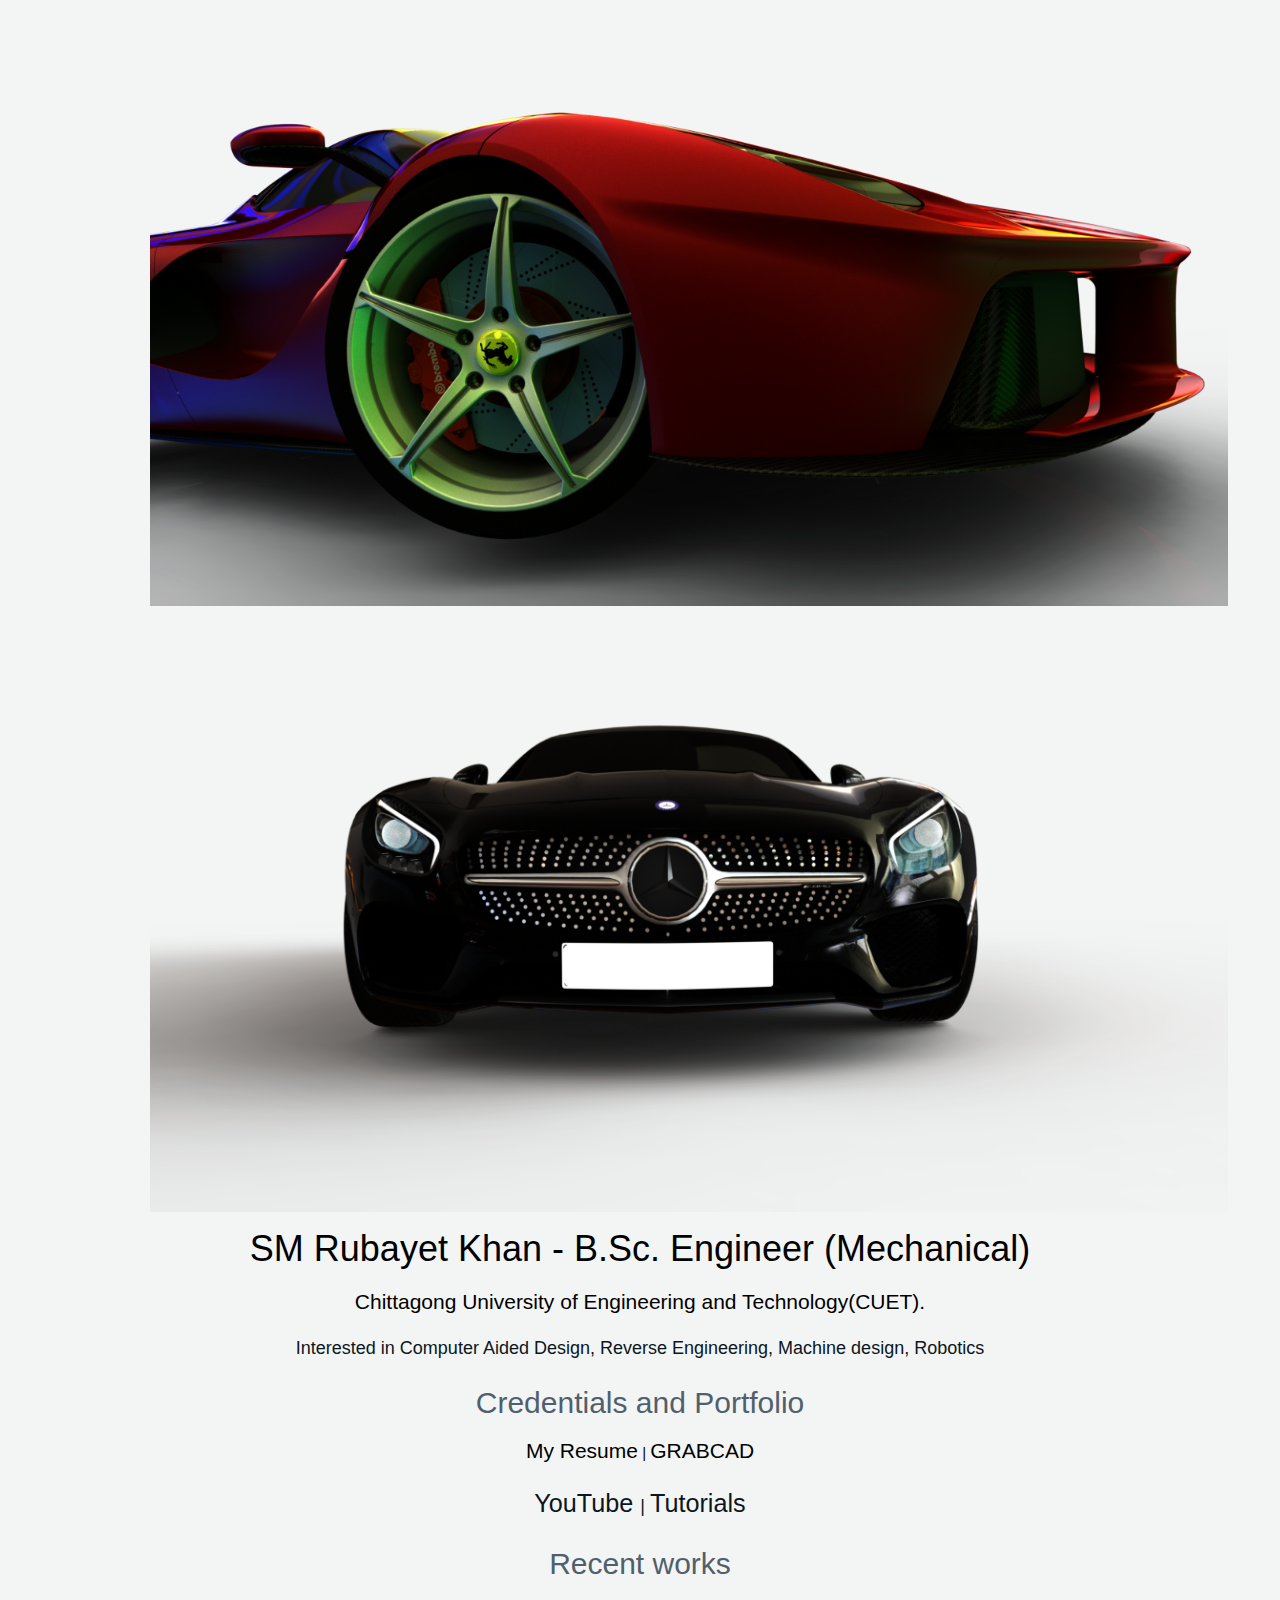
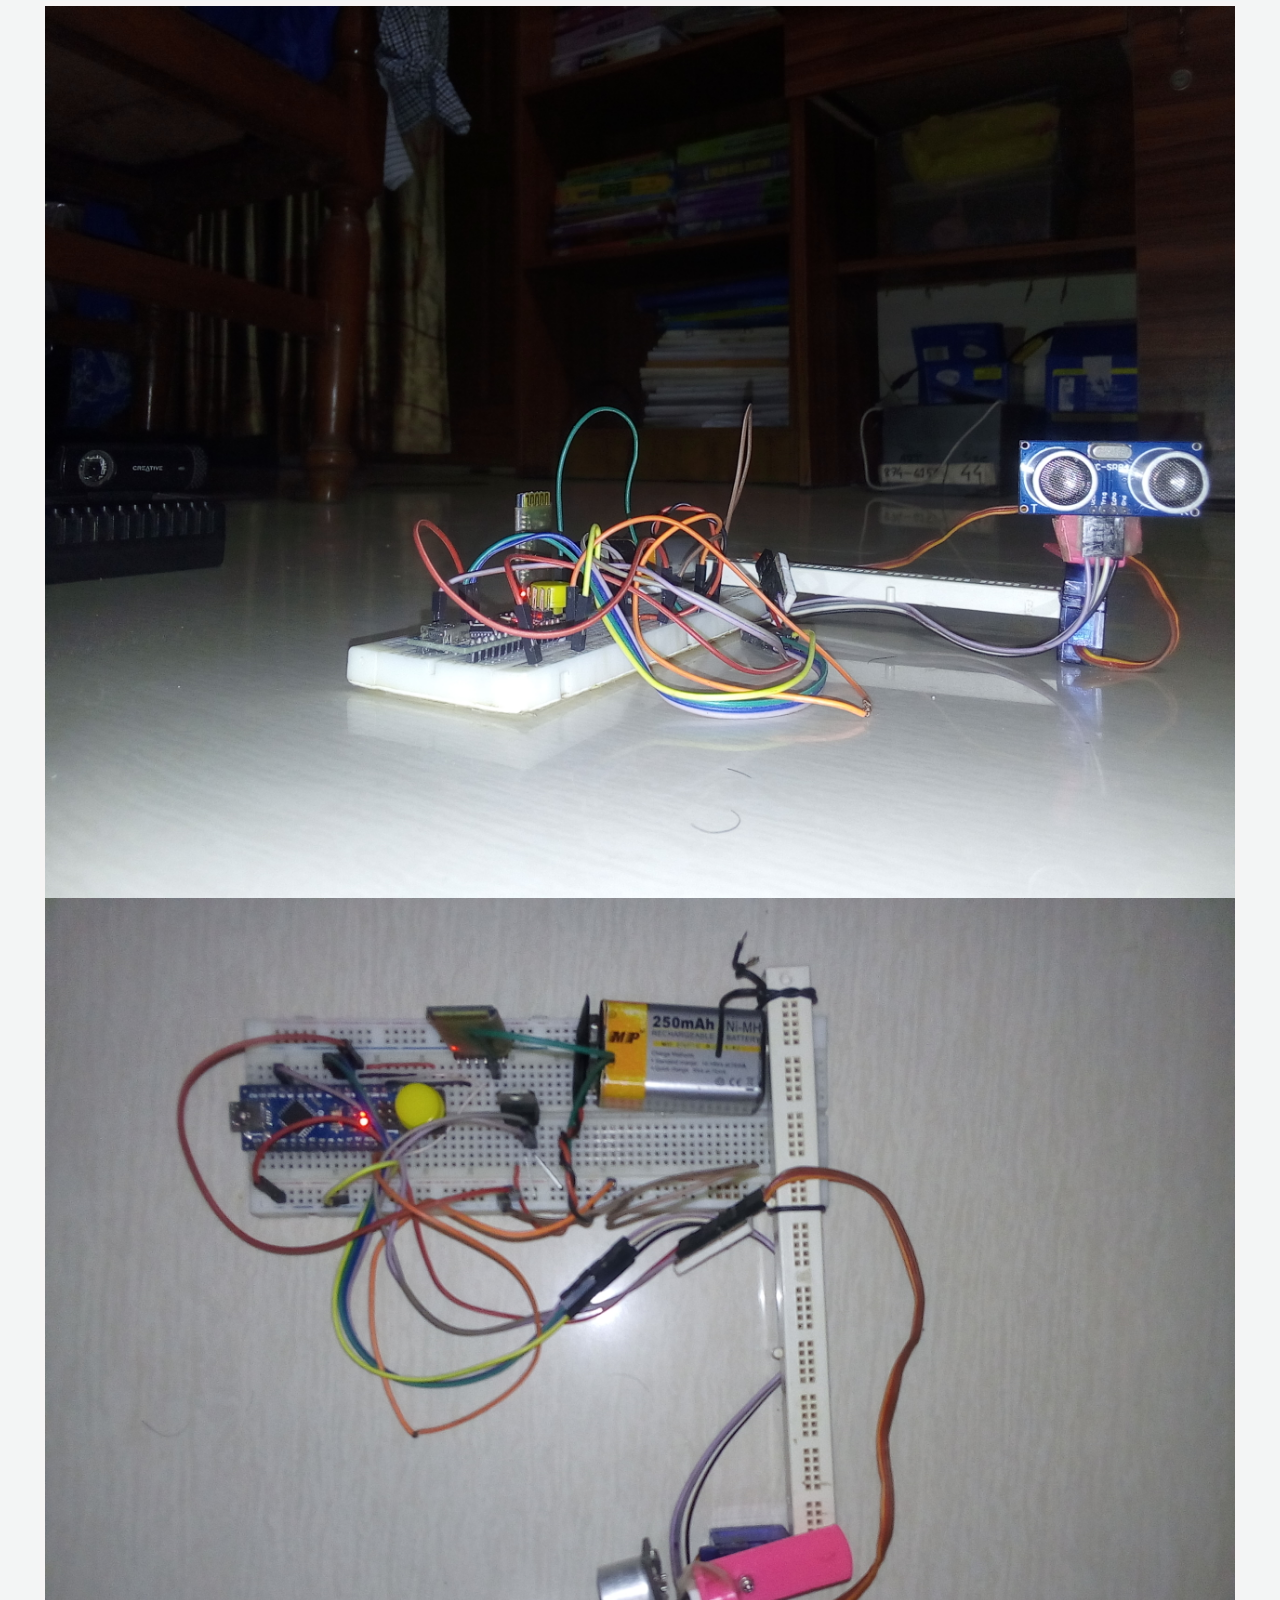
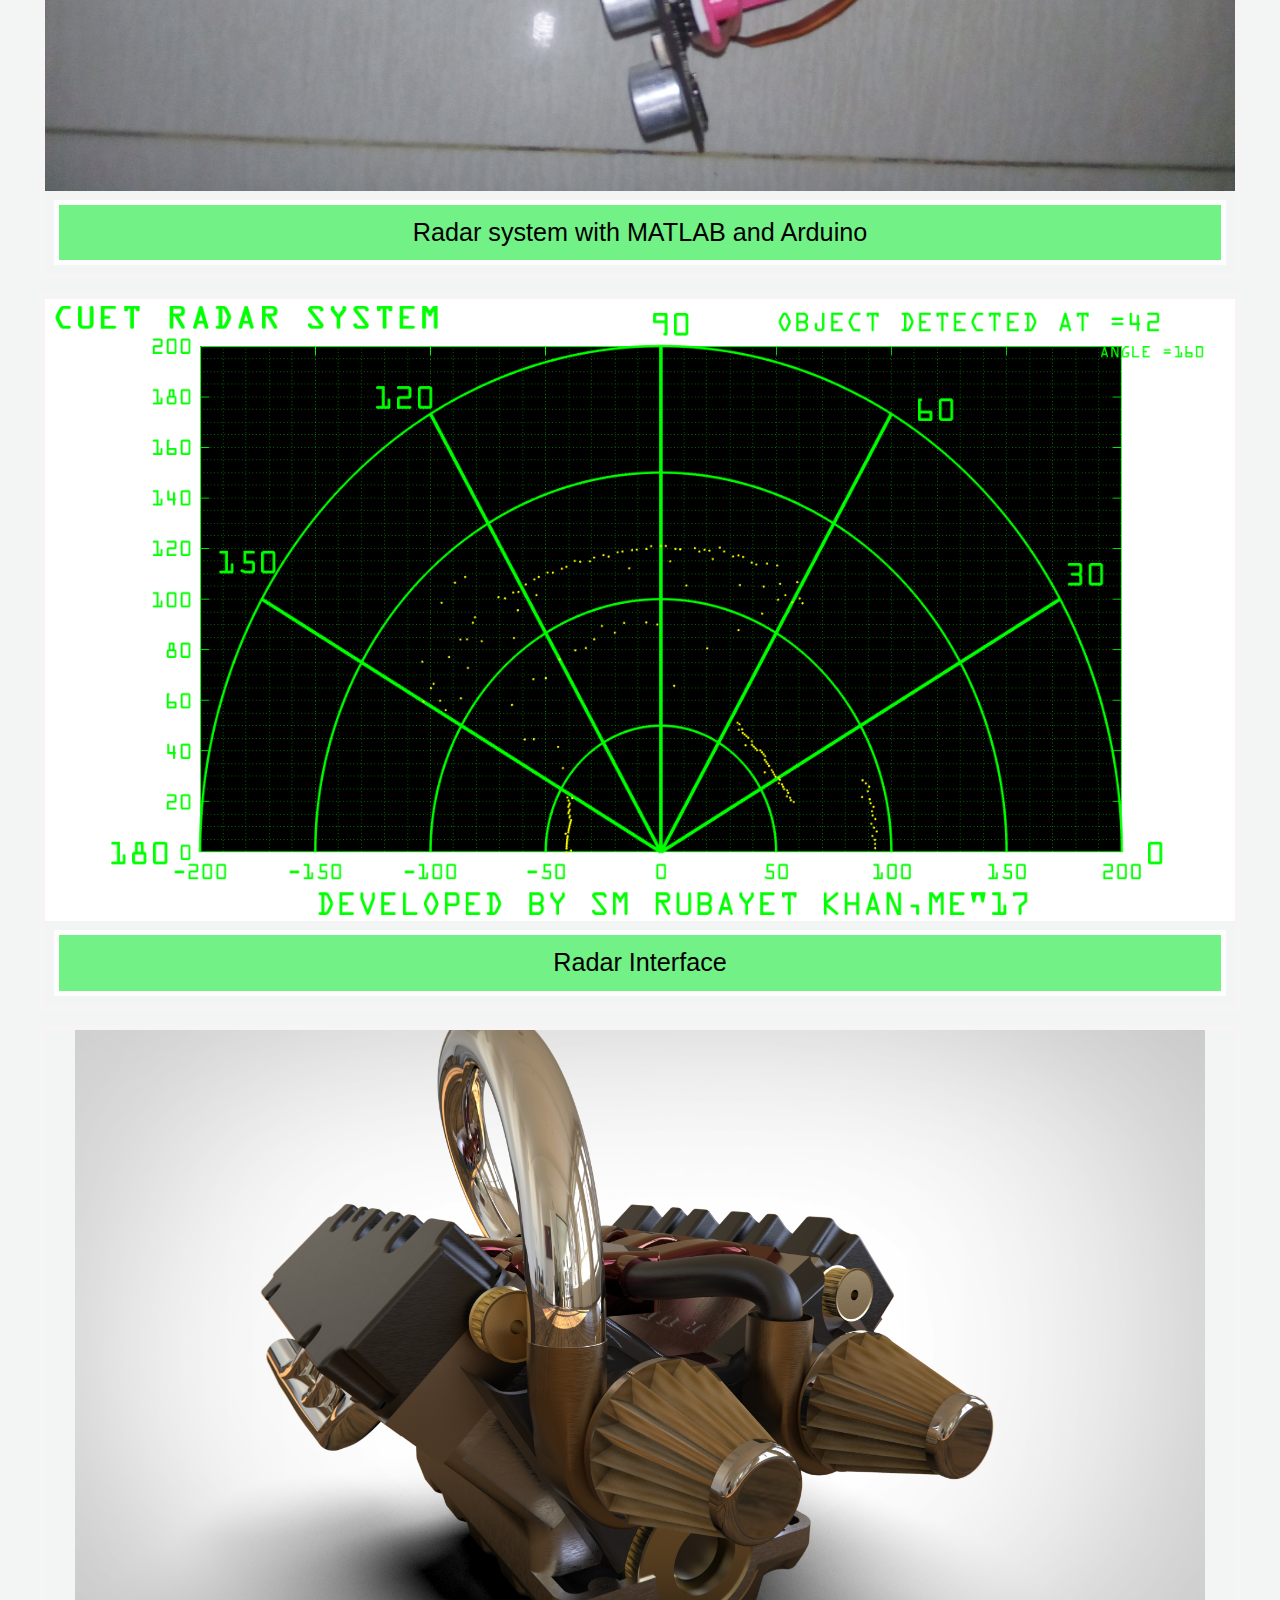
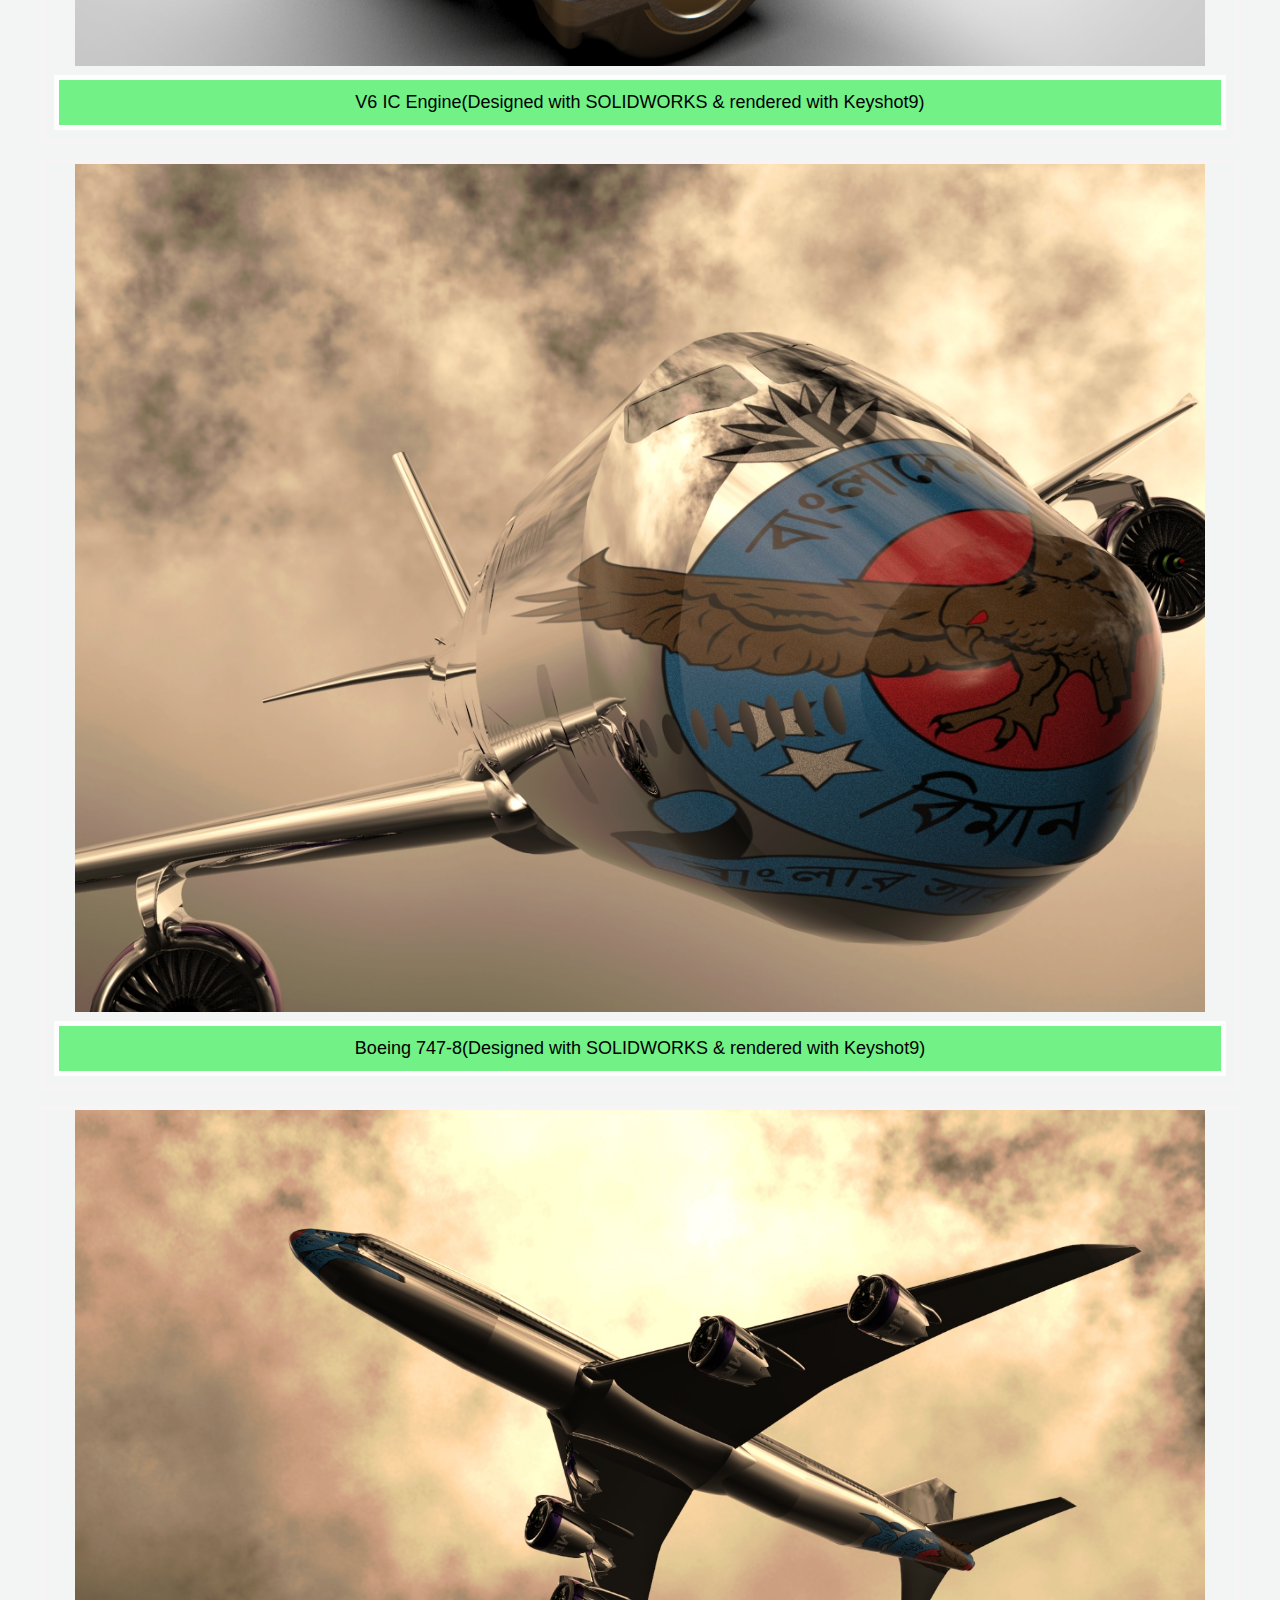
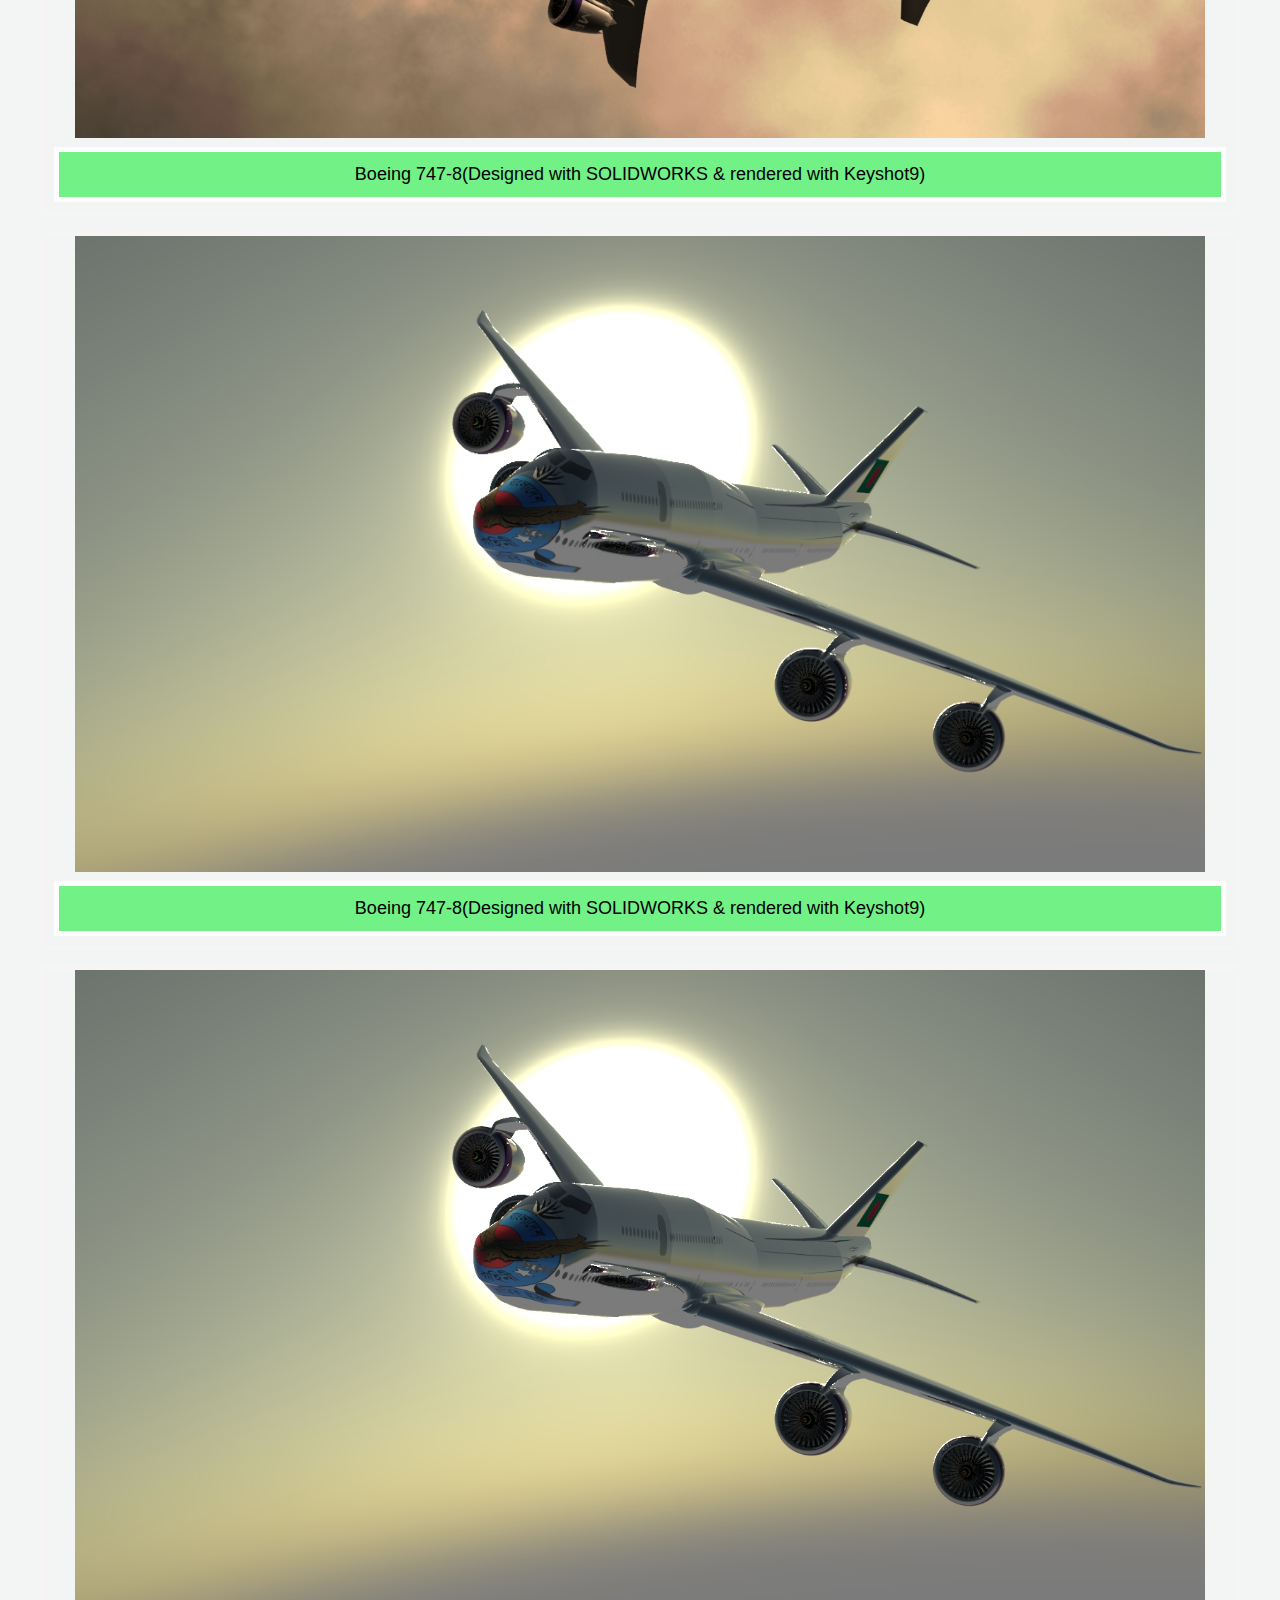
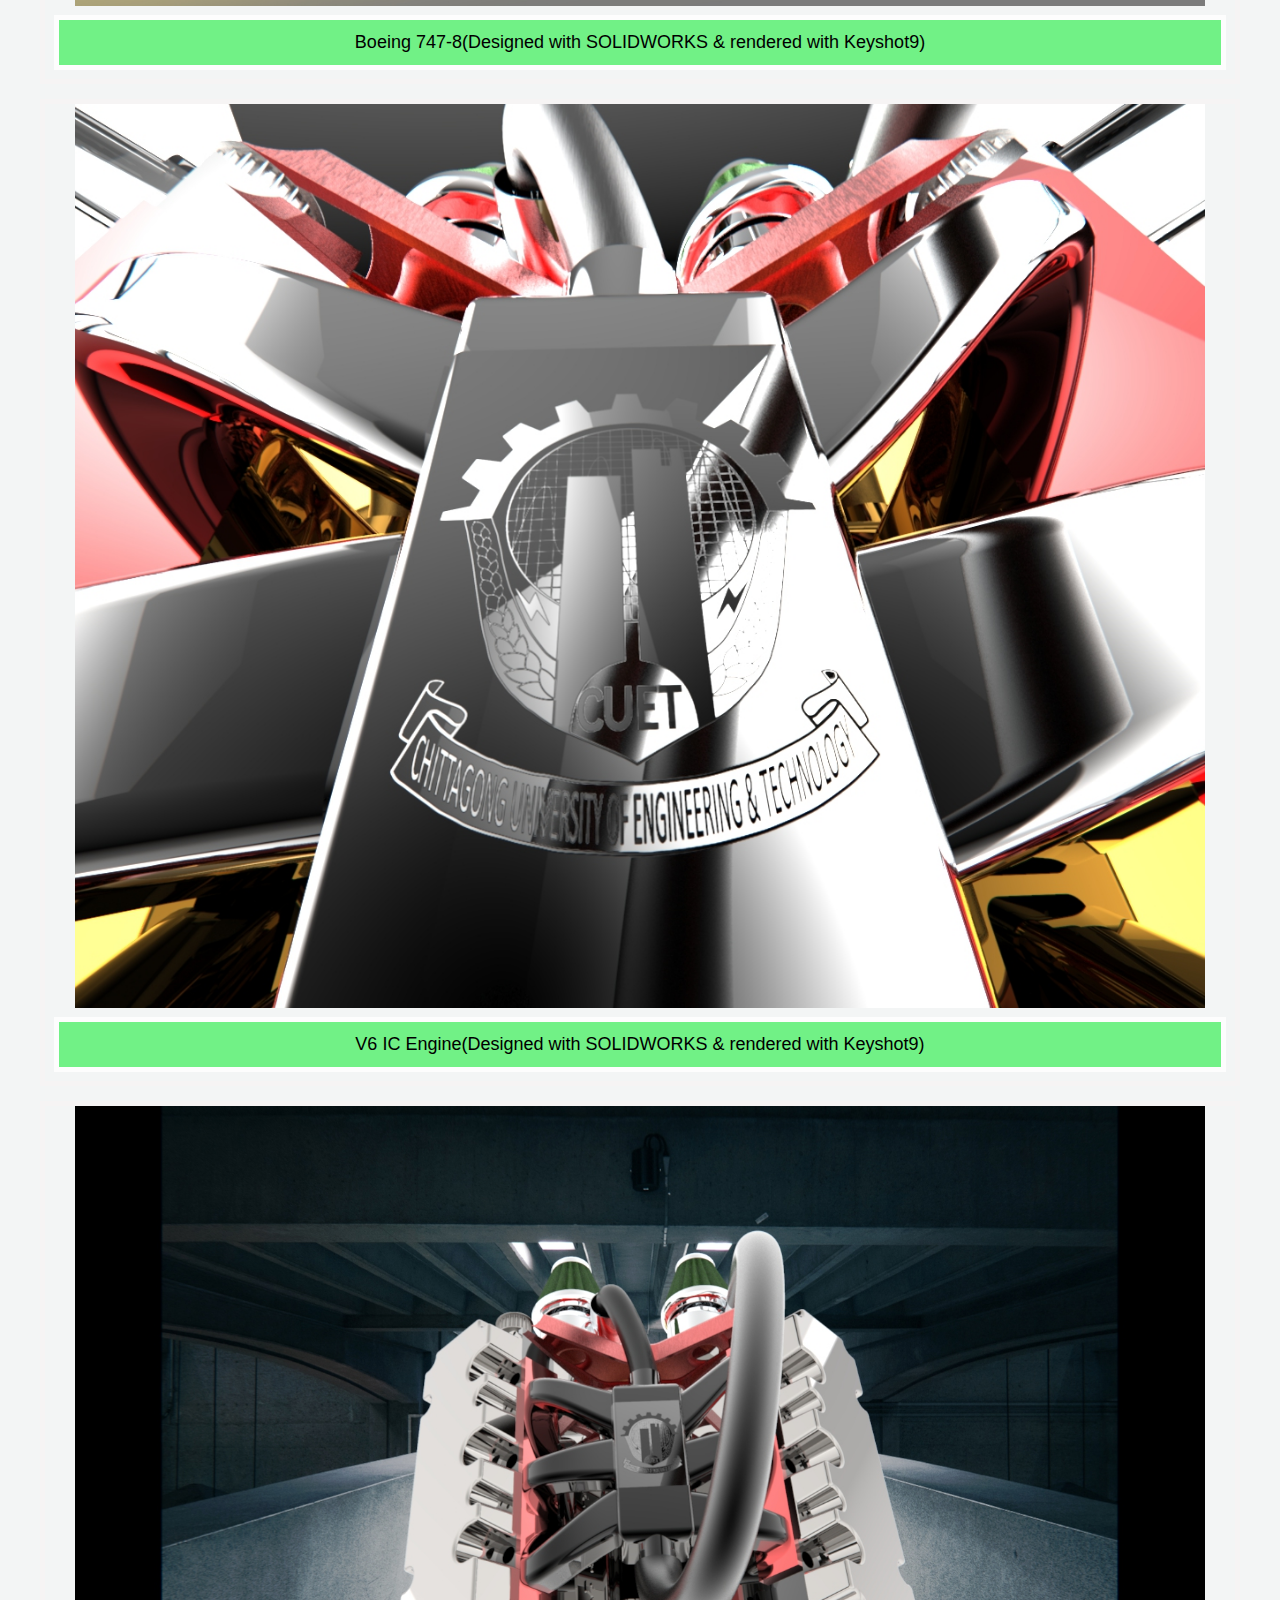
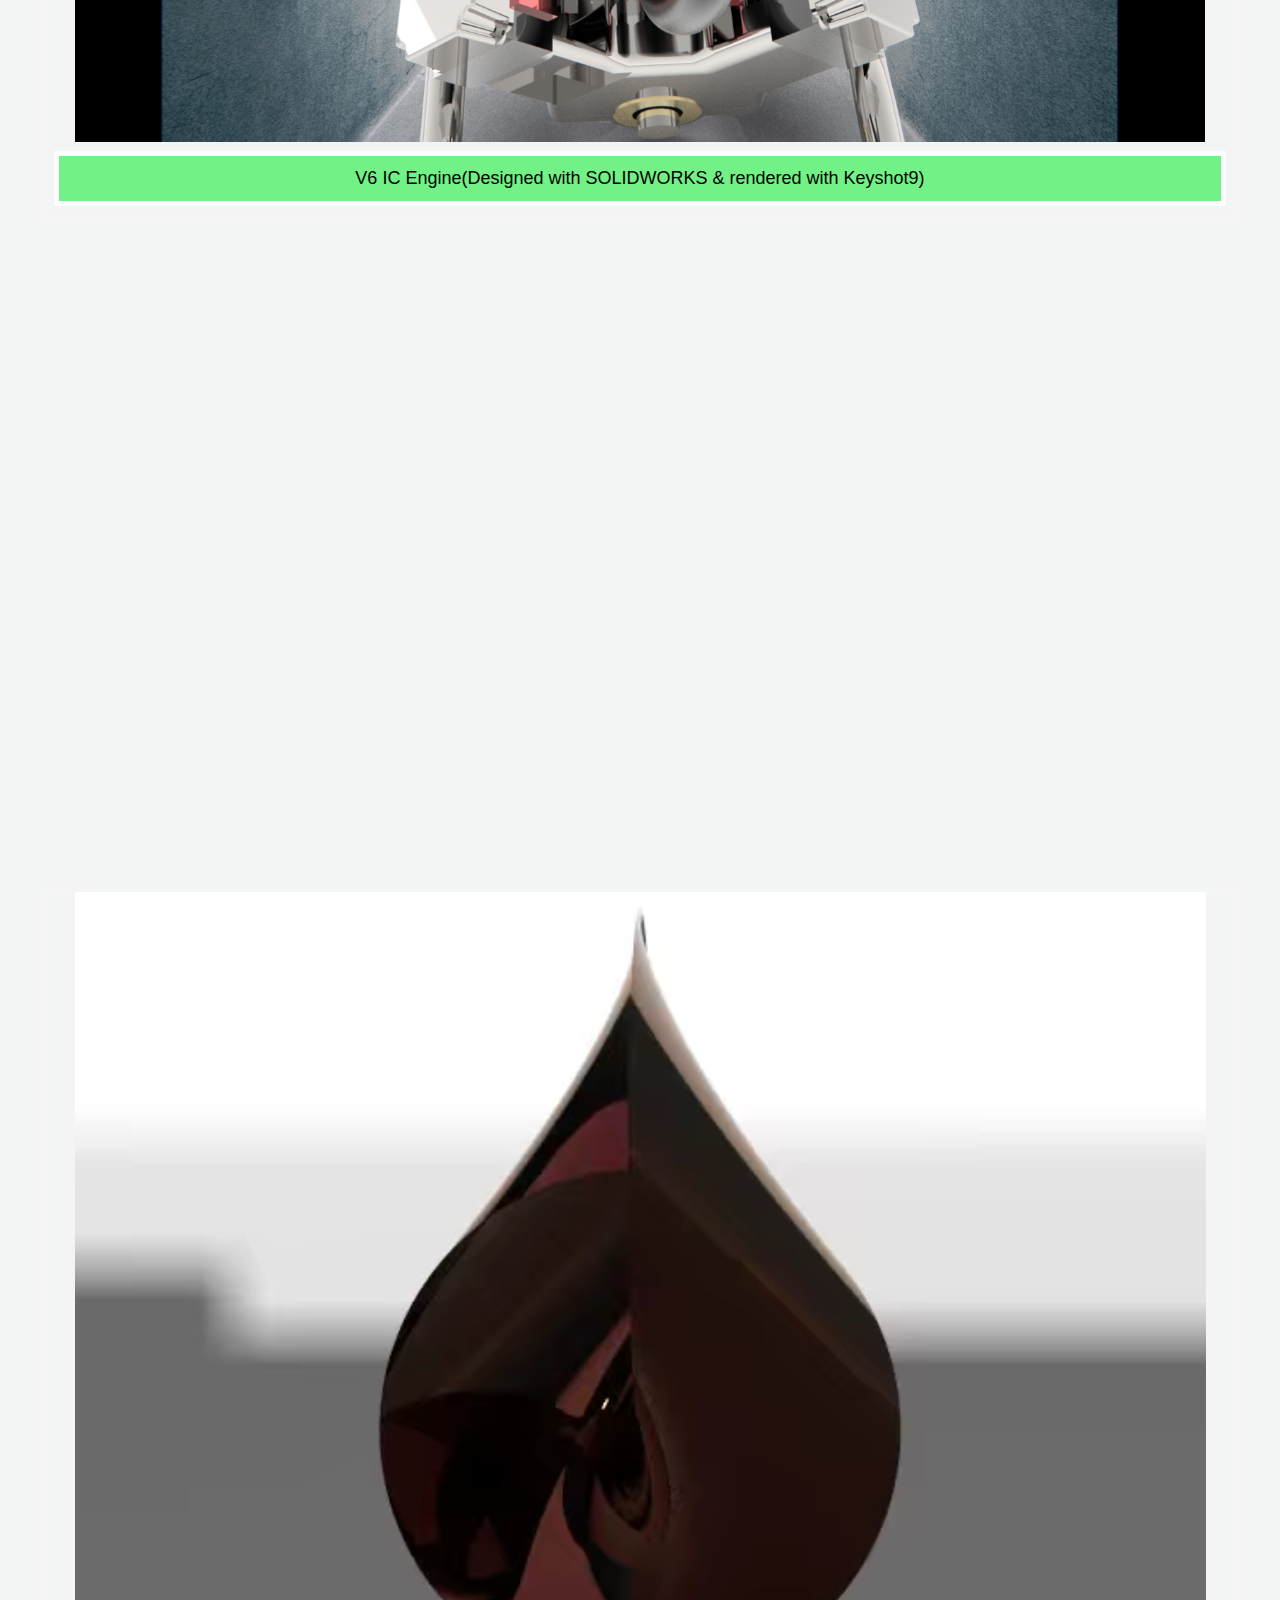
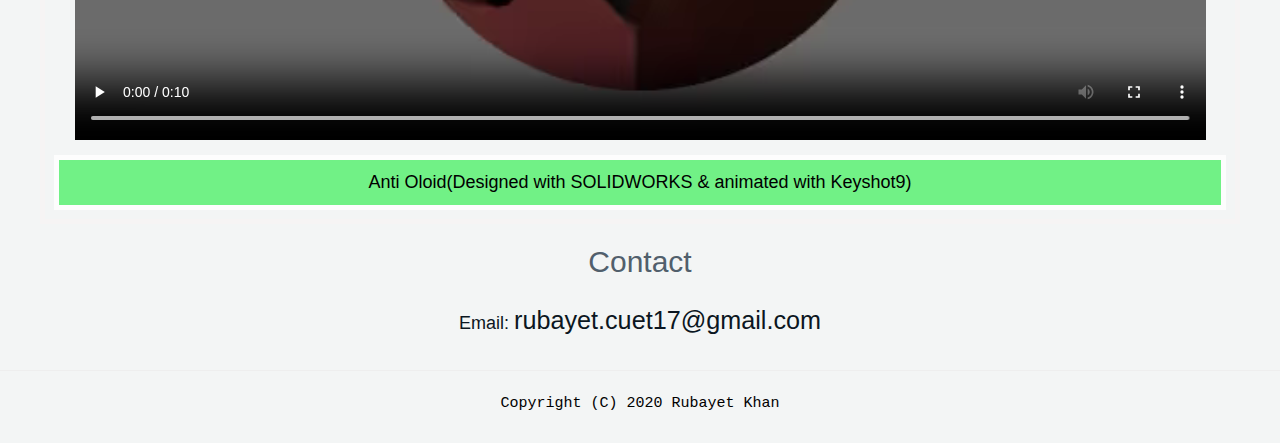
<file: index.html>
<!doctype html>

<!-- this is a comment for human! -->

<html lang="en">
<header>
<!-- change the name to yours! -->
<title> RUBAYET KHAN's Portfolio </title>
<!-- link to the master cascading stylesheet -->
<link rel="stylesheet" href="css/master.css">
<link rel="stylesheet" href="https://www.w3schools.com/w3css/4/w3.css">
<script src="https://www.w3schools.com/lib/w3.js"></script>
<link rel="FaviconIcon" href="favicon.ico" type="image/x-icon">
<link rel="shortcut icon" href="favicon.ico" type="image/x-icon">
<meta name="viewport" content="width=device-width, initial-scale=1, shrink-to-fit=no">
<meta name="viewport" content="width=device-width, initial-scale=1" /> 
<meta charset="UTF-8">
<meta name="name" content="RUBAYET KHAN's Portfolio">
<!-- remove the following line after you are happy with your Website
     so that search engines will index it! -->

</header>
<body>
<div id="home" class="w3-content">

  <!-- Slides -->
  <img class="slides" src="images\ferrari.png" width="110%">
  <img class="slides" src="images\Untitled1.png" width="110%">
  <script>
  w3.slideshow(".slides", 3000);
  </script>
  
  <!-- End Content -->
  </div>

<head>
    <h1>SM Rubayet Khan - B.Sc. Engineer (Mechanical)</h1>
    
</head><a href="https://www.cuet.ac.bd/">Chittagong University of Engineering and Technology(CUET).  </a></p>
<p>Interested in Computer Aided Design, Reverse Engineering, Machine design, Robotics </p>
<h2>Credentials and Portfolio</h2>

<!-- add two hyperlinks to resume page and github page separated by a vertical line -->
<a href="resume1.html">My Resume</a> | <a href="https://grabcad.com/rubayet.khan-1" target="_blank">GRABCAD</a></p><p><a href="https://www.youtube.com/channel/UCNZSyHJf2d6HAKQ7LVbWOCw">YouTube </a>
  | <a href="Tutorials.html">Tutorials</a>
<h2>Recent works</h2>

<figure> <img class="hero" src="images\radar pic1.jpg" width="100%" alt="banner">
 <img class="hero" src="images\radar pic2.jpg" width="100%" alt="banner">
<figcaption><a href="https://drive.google.com/file/d/1T1jCpNXGEKHPrAsEKUodCgSgRzipmfTm/view?usp=sharing">Radar system with MATLAB and Arduino</a></figcaption>
</figure>
<figure><img src="images\radarpic1.png" alt="banner" width="100%">
  <figcaption><a href="https://www.youtube.com/watch?v=TF2hu6bmP5Q">Radar Interface</a></figcaption>
</figure>

<figure> <img class="hero" src="images\205engine.jpg" width="95%" alt="banner">
<figcaption>V6 IC Engine(Designed with SOLIDWORKS & rendered with Keyshot9)</figcaption>
</figure>
<figure> <img class="hero" src="images\aaa.826.jpg" width="95%" alt="banner">
<figcaption>Boeing 747-8(Designed with SOLIDWORKS & rendered with Keyshot9)</figcaption>
</figure>     
<figure> <img class="hero" src="images\aaa.828.jpg" width="95%" alt="banner">
<figcaption>Boeing 747-8(Designed with SOLIDWORKS & rendered with Keyshot9)</figcaption>
</figure>   
<figure> <img class="hero" src="images\aaa.832.jpg" width="95%" alt="banner">
<figcaption>Boeing 747-8(Designed with SOLIDWORKS & rendered with Keyshot9)</figcaption>
</figure>  
<figure> <img class="hero" src="images\aaa.833.jpg" width="95%" alt="banner">
<figcaption>Boeing 747-8(Designed with SOLIDWORKS & rendered with Keyshot9)</figcaption>
</figure>      
<figure> <img class="hero" src="images\cuetrendred.810.jpg" width="95%" alt="banner">
<figcaption>V6 IC Engine(Designed with SOLIDWORKS & rendered with Keyshot9)</figcaption>
</figure>         
<figure><img class="hero" src="images\cuetrendred.811.jpg" width="95%" alt="banner">
<figcaption>V6 IC Engine(Designed with SOLIDWORKS & rendered with Keyshot9)</figcaption>
</figure>
     <iframe width=1120" height="630" src="https://www.youtube.com/embed/TLU9PYFO714?si=0kEiU5UK_rQ5x_8S" title="YouTube video player" frameborder="0" allow="accelerometer; autoplay; clipboard-write; encrypted-media; gyroscope; picture-in-picture; web-share" allowfullscreen></iframe>
<figure>
<video width="95%"  controls>
<source src="ani1.webm" type="video/webm">
Your browser does not support the video tag.
</video>
<figcaption>
Anti Oloid(Designed with SOLIDWORKS & animated with Keyshot9)</figcaption>
</figure>



<h2>Contact</h2>

<!-- add a link to let visitor to send you an email easily! -->
<p>Email: <a href="mailto:rubayet.cuet17@gmail.com" target="_blank">rubayet.cuet17@gmail.com</a></p>

<!-- don't post physical address, personal phone number or other personal information on the web! -->
</body>

<footer>
<hr>
<!-- change the name to yours! -->
<code>Copyright (C) 2020 Rubayet Khan</code>
</footer>

</html>
</file>
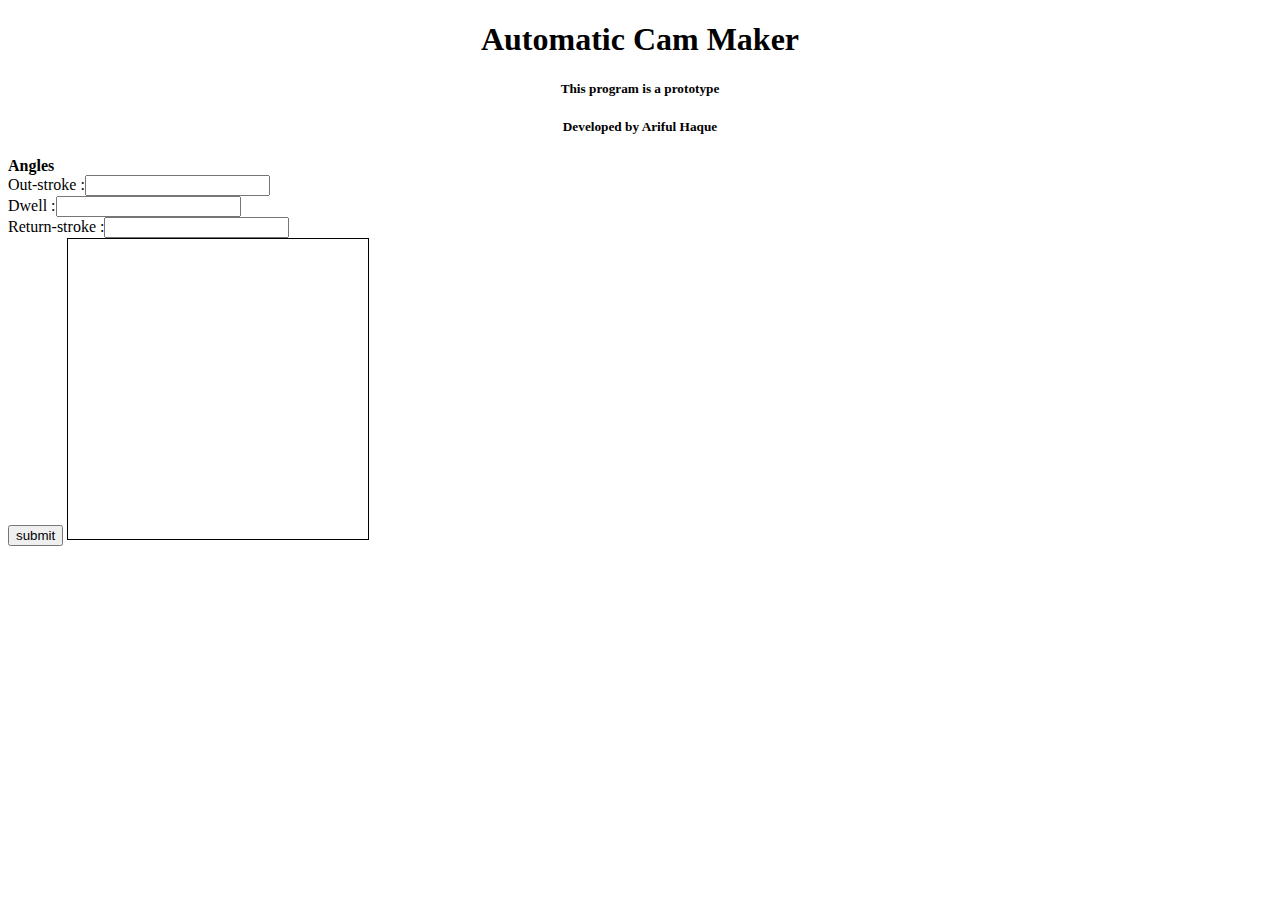
<file: camdes.html>
<!DOCTYPE html>
<html>
    <head>
        <title></title>
    </head>
    <body>
        
    <h1 style="text-align:center">Automatic Cam Maker</h1>
    <h5 style="text-align:center">This program is a prototype</h5>
        <h5 style="text-align:center">Developed by Ariful Haque</h5>
    <b>Angles</b></br>
    Out-stroke :<input/><br/>
    Dwell :<input/><br/>
    Return-stroke :<input/><br/>

    <button onclick="start()">submit</button>
        <canvas id="cv" width="300" height="300" style="border:1px solid"></canvas>
        <script>
            function start()
{
    var x=document.getElementsByTagName("input")
    f=x[0].value
    g=x[1].value
    w=x[2].value

    var can=document.getElementById("cv")
    var ctx=can.getContext("2d");
    var h=(can.height)/2;
    ctx.translate(h,h);
    baseCir(ctx,h,0.3)
    drawCam(ctx,h,0.3)

    function drawCam(ctx,h,b)
    {

        var m//displacement object
        var j=5;//resolution

        baseCir(ctx,h,b)

        outStroke(ctx,h,b,f,m,j)


        dwell(ctx,h,b,g,m)


        returnStroke(ctx,h,b,w,m,j)

    }
    function baseCir(ctx,h,b)
    {
        ctx.strokeStyle="green"
        ctx.setLineDash([5,5])
        ctx.arc(0,0,b*h,0,2*Math.PI)
        ctx.stroke()

    }

    function outStroke(ctx,h,b,a,m,j)
    {
        ctx.beginPath()
        ctx.strokeStyle="red"
        ctx.setLineDash([])
        ctx.moveTo(0,0)
        ctx.lineTo(0,-0.9*h)
        ctx.stroke()
        ctx.beginPath()
        ctx.strokeStyle="black"
        ctx.moveTo(0,-b*h)
        for(var i=j;i<=a;i+=j)
        {
           ctx.rotate(-j*Math.PI/180)
           d=-0.3*h*Math.sin(i/a*90*Math.PI/180)-b*h
        ctx.lineTo(0,d)
        ctx.stroke()
        }
        m=d
    }

    function dwell(ctx,h,b,a,m)
    {
        ctx.beginPath()
        ctx.strokeStyle="red"
        ctx.moveTo(0,0)
        ctx.lineTo(0,-0.9*h)
        ctx.stroke()
        ctx.beginPath()
        ctx.strokeStyle="black"
        var u=-1*Math.PI/2
        ctx.arc(0,0,-d,u,-a*Math.PI/180+u,true)
        ctx.stroke()
        ctx.rotate(-a*Math.PI/180)
    }

    function returnStroke(ctx,h,b,a,m,j)
    {
        ctx.beginPath()
        ctx.strokeStyle="red"
        ctx.moveTo(0,0)
        ctx.lineTo(0,-0.9*h)
        ctx.stroke()
        ctx.beginPath()
        ctx.strokeStyle="black"
        for(var i=a;i>=0;i-=j)
        {
        d=-0.3*h*Math.sin((i/a*90)*Math.PI/180)-b*h
        ctx.lineTo(0,d)
        ctx.stroke()
        ctx.rotate(-j*Math.PI/180)
        }
        ctx.rotate(j*Math.PI/180)
        ctx.beginPath()
        ctx.strokeStyle="red"
        ctx.moveTo(0,0)
        ctx.lineTo(0,-0.9*h)
        ctx.stroke()
    }

}
        </script>
    </body>
</html>
</file>
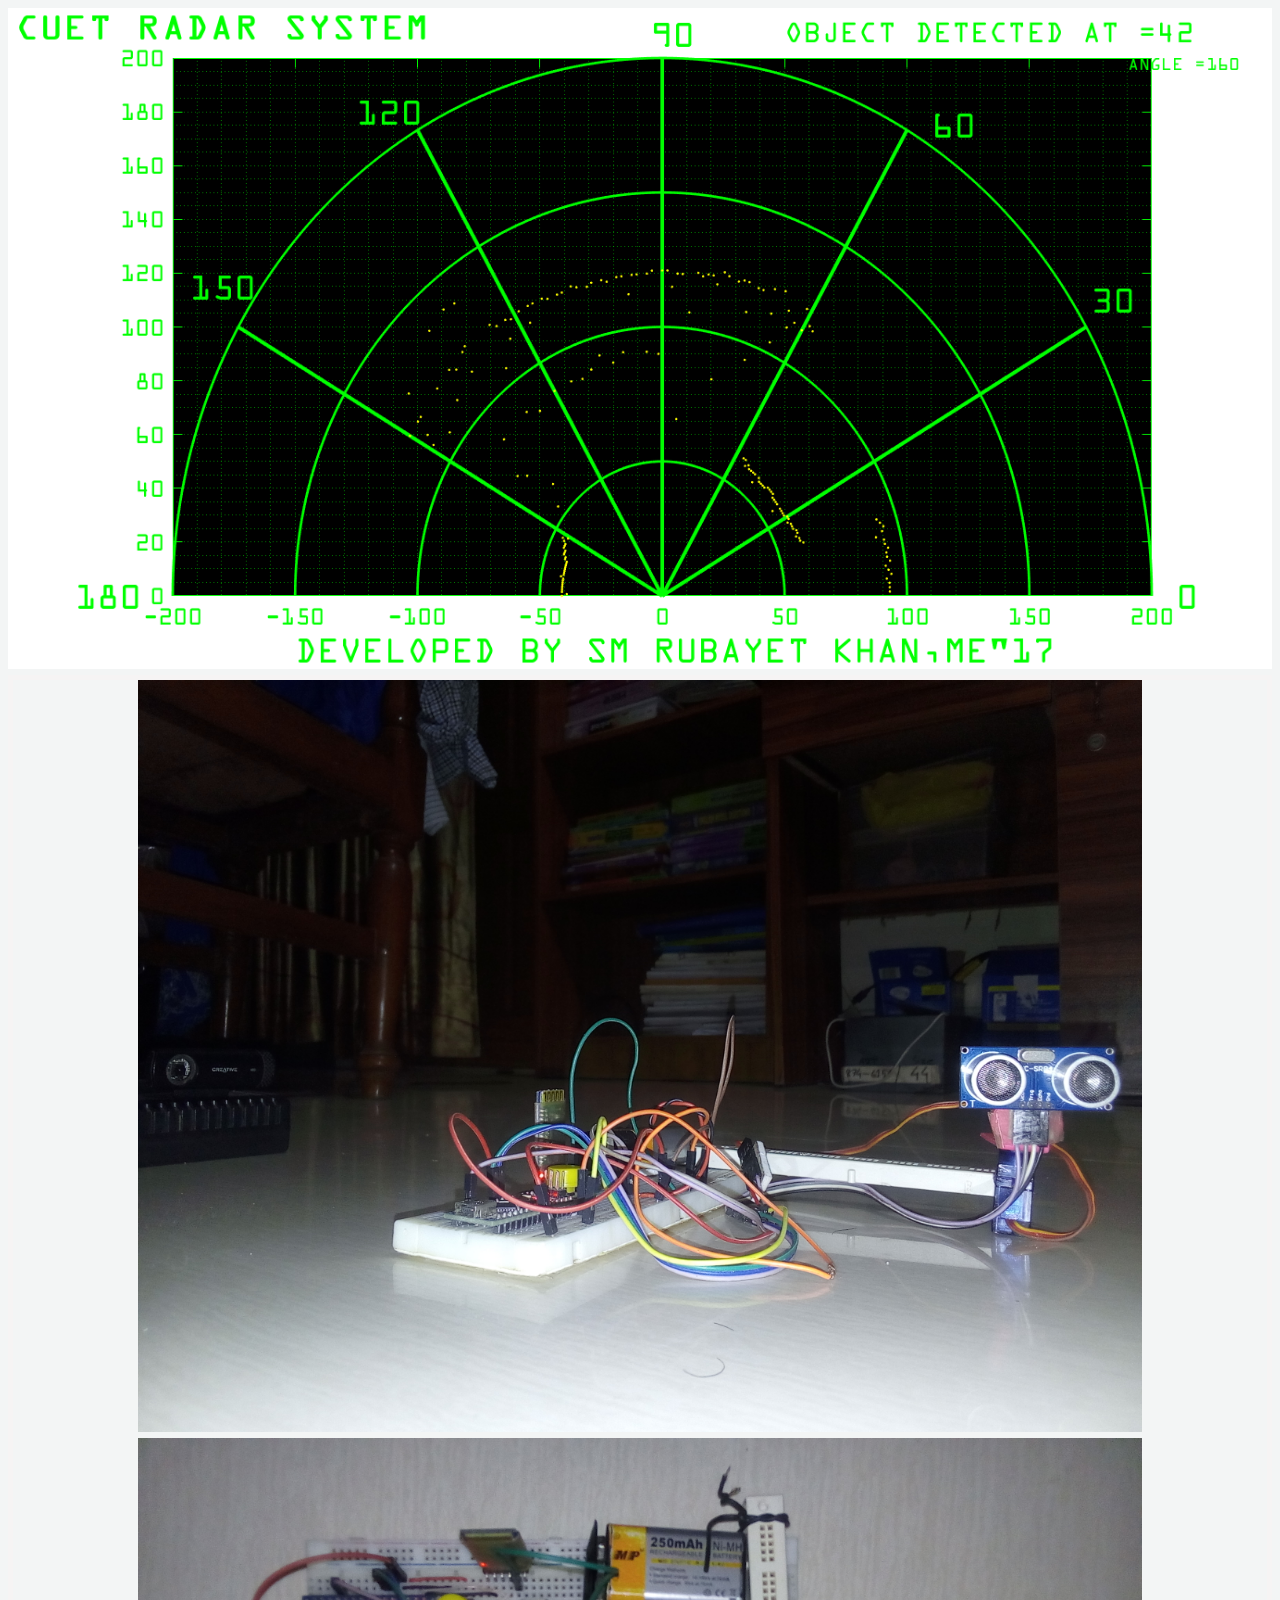
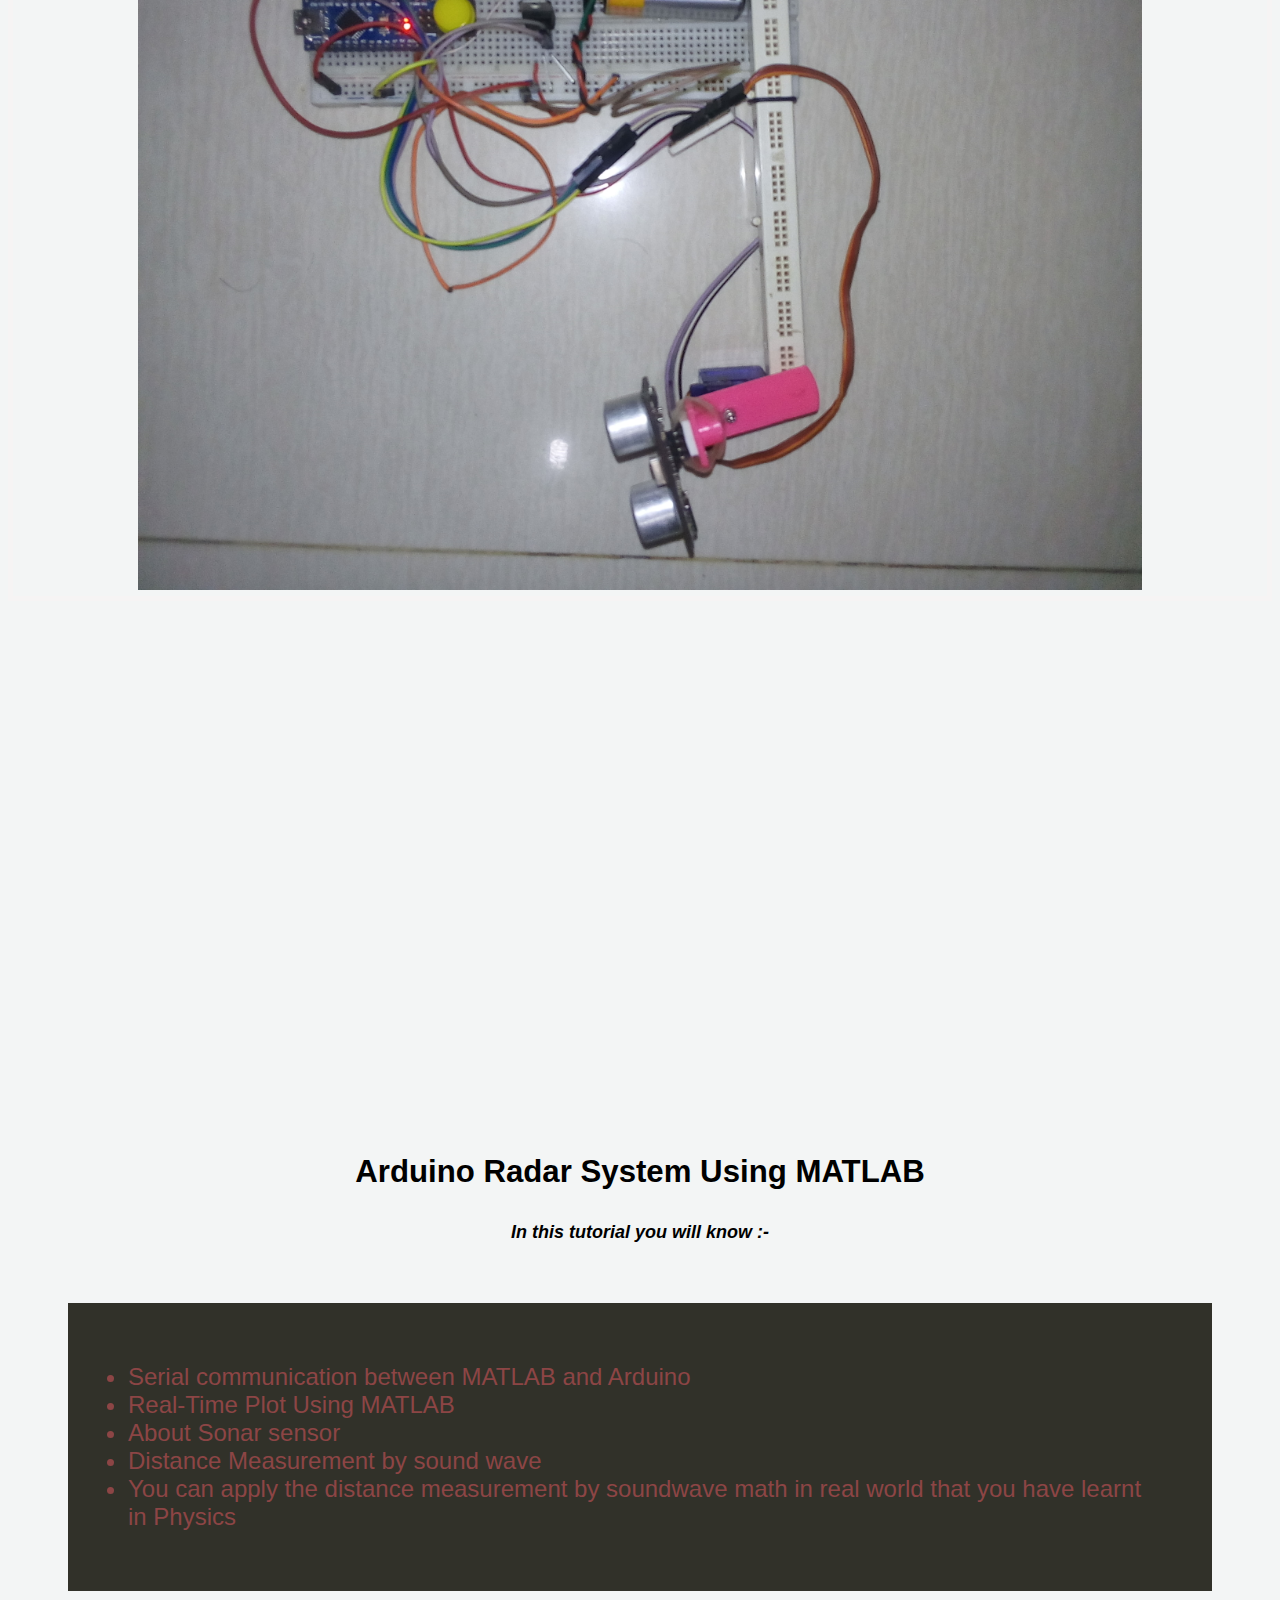
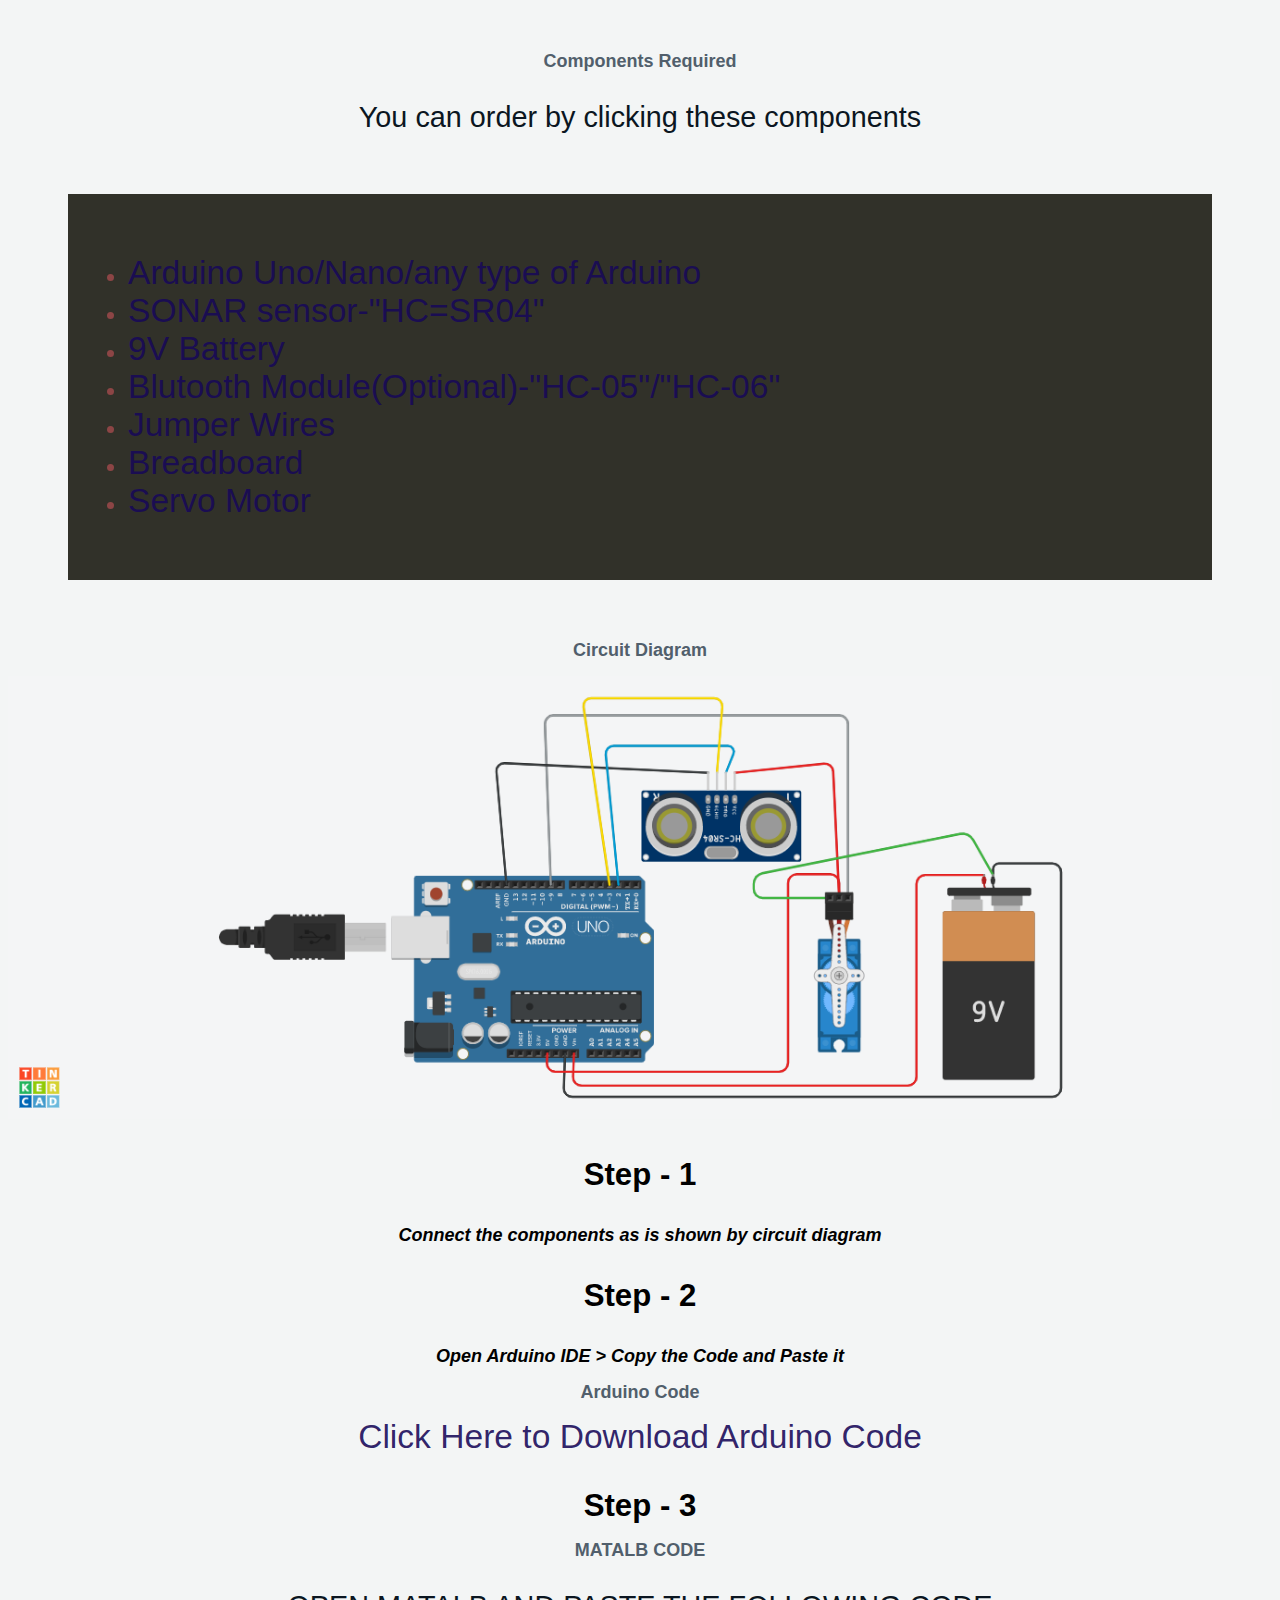
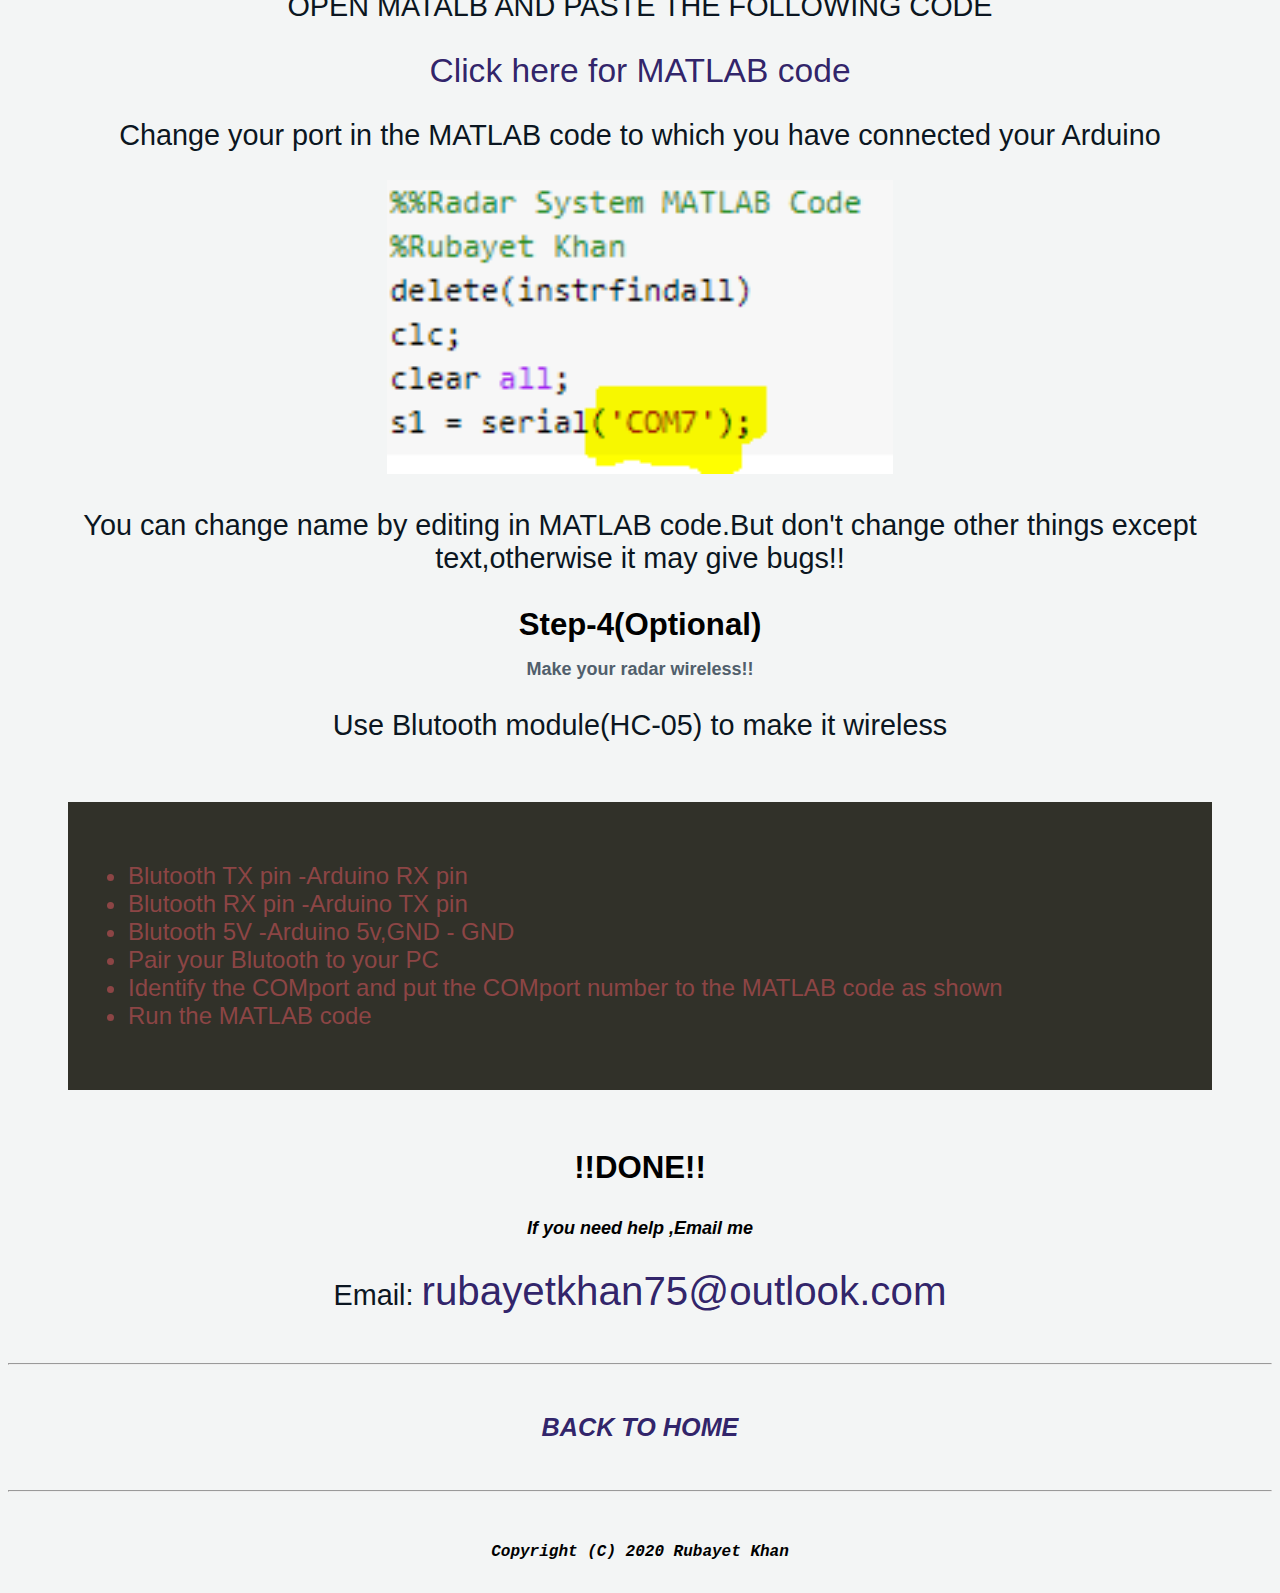
<file: RadarbyMatlab.html>
<!doctype html>

<!-- this is a comment for human! -->

<html lang="en">

<header>
<!-- change the name to yours! -->
<title> Make your own RADAR system Using MATLAB</title>
       <img src="images\radarpic1.png" alt="banner" width="100%">
       
<!-- link to the master cascading stylesheet -->
<link rel="stylesheet" href="css/master.css">
<link rel="FaviconIcon" href="favicon.ico" type="image/x-icon">
<link rel="shortcut icon" href="favicon.ico" type="image/x-icon">
<meta name="viewport" content="width=device-width, initial-scale=1, shrink-to-fit=no">
<meta name="name" content="RADAR system Using MATLAB">
<!-- remove the following line after you are happy with your Website
     so that search engines will index it! -->
     
</header>
<body>
  <figure> <img class="hero" src="images\radar pic1.jpg" width="80%" alt="banner">
   <img class="hero" src="images\radar pic2.jpg" width="80%" alt="banner">
</figure>
<iframe width="860" height="515" src="https://www.youtube.com/embed/TF2hu6bmP5Q" frameborder="0" allow="accelerometer; autoplay; encrypted-media; gyroscope; picture-in-picture" allowfullscreen></iframe>
  <h1>Arduino Radar System Using MATLAB</h1>
  <h3>In this tutorial you will know :-</h3>
<ul>
    <li>Serial communication between MATLAB and Arduino</li>
  <li>Real-Time Plot Using MATLAB</li>
<li>About Sonar sensor</li>
<li>Distance Measurement by sound wave</li>
<li>You can apply the distance measurement by soundwave math in real world that you have learnt in Physics</li>
</ul>
<h2>Components Required</h2>
<p>You can order by clicking these components</p>
<ul>
<li><a href="https://www.techshopbd.com/product-categories/boards/1253/arduino-uno-r3-china-techshop-bangladesh">Arduino Uno/Nano/any type of Arduino</a></li>
<li><a href="https://www.techshopbd.com/product-categories/miscellaneous-98724/1343/sonar-sensor-hc-sr04-techshop-bangladesh">SONAR sensor-"HC=SR04"</a></li>
<li><a href="https://www.techshopbd.com/product-categories/battery/646/battery-9v-techshop-bangladesh">9V Battery</a></li>
<li><a href="https://bdspeedytech.com/index.php?route=product/product&product_id=1384">Blutooth Module(Optional)-"HC-05"/"HC-06"</a></li>
<li><a href="https://www.techshopbd.com/product-categories/cable/1053/breadboard-jumper-wire-pack-techshop-bangladesh">Jumper Wires</a></li>
<li><a href="https://www.techshopbd.com/product-categories/project-board/231/breadboard-830-point-techshop-bangladesh">Breadboard</a></li>
<li><a href="https://www.techshopbd.com/product-categories/motors/659/servo-motor-sg90-techshop-bangladesh">Servo Motor</a></li>
</ul>
<h2>Circuit Diagram</h2>
<img src="images\circuit.png" alt="banner" width="100%">
<h1>Step - 1 </h1>
<h3>Connect the components as is shown by circuit diagram</h3>
<h1>Step - 2</h1>
<h3>Open Arduino IDE > Copy the Code and Paste it</h3>
<h2>Arduino Code</h2>
<a href="pingradar.ino">Click Here to Download Arduino Code</a>
<h1>Step - 3</h1>
<h2>MATALB CODE</h2>
<p>OPEN MATALB AND PASTE THE FOLLOWING CODE</p>
<a href="radarcodeforweb.html">Click here for MATLAB code</a>
<p>Change your port in the MATLAB code to which you have connected your Arduino</p>
<img src="images\ardpic.PNG" alt="banner" width="40%">
<p>You can change name by editing in MATLAB code.But don't change other things except text,otherwise it may give bugs!!</p>
<h1>Step-4(Optional)</h1>
<h2>Make your radar wireless!!</h2>
<p>Use Blutooth module(HC-05) to make it wireless</p>
<ul><li>Blutooth TX pin -Arduino RX pin</li>
<li>Blutooth RX pin -Arduino TX pin</li>
<li>Blutooth 5V -Arduino 5v,GND - GND</li>
<li>Pair your Blutooth to your PC</li>
<li>Identify the COMport and put the COMport number to the MATLAB code as shown</li>
<li>Run the MATLAB code</li>
</ul>
<h1>!!DONE!!</h1>
<h3>If you need help ,Email me</h3>
<p>Email: <a href="mailto:rubayetkhan75@outlook.com" target="_blank">rubayetkhan75@outlook.com</a></p>
</body>

  <footer>
    <hr>
    <h3><a href="index.html">BACK TO HOME</a><h3>

  <hr>
  <!-- change the name to yours! -->
  <code>Copyright (C) 2020 Rubayet Khan</code>
  </footer>

  </html>
</file>
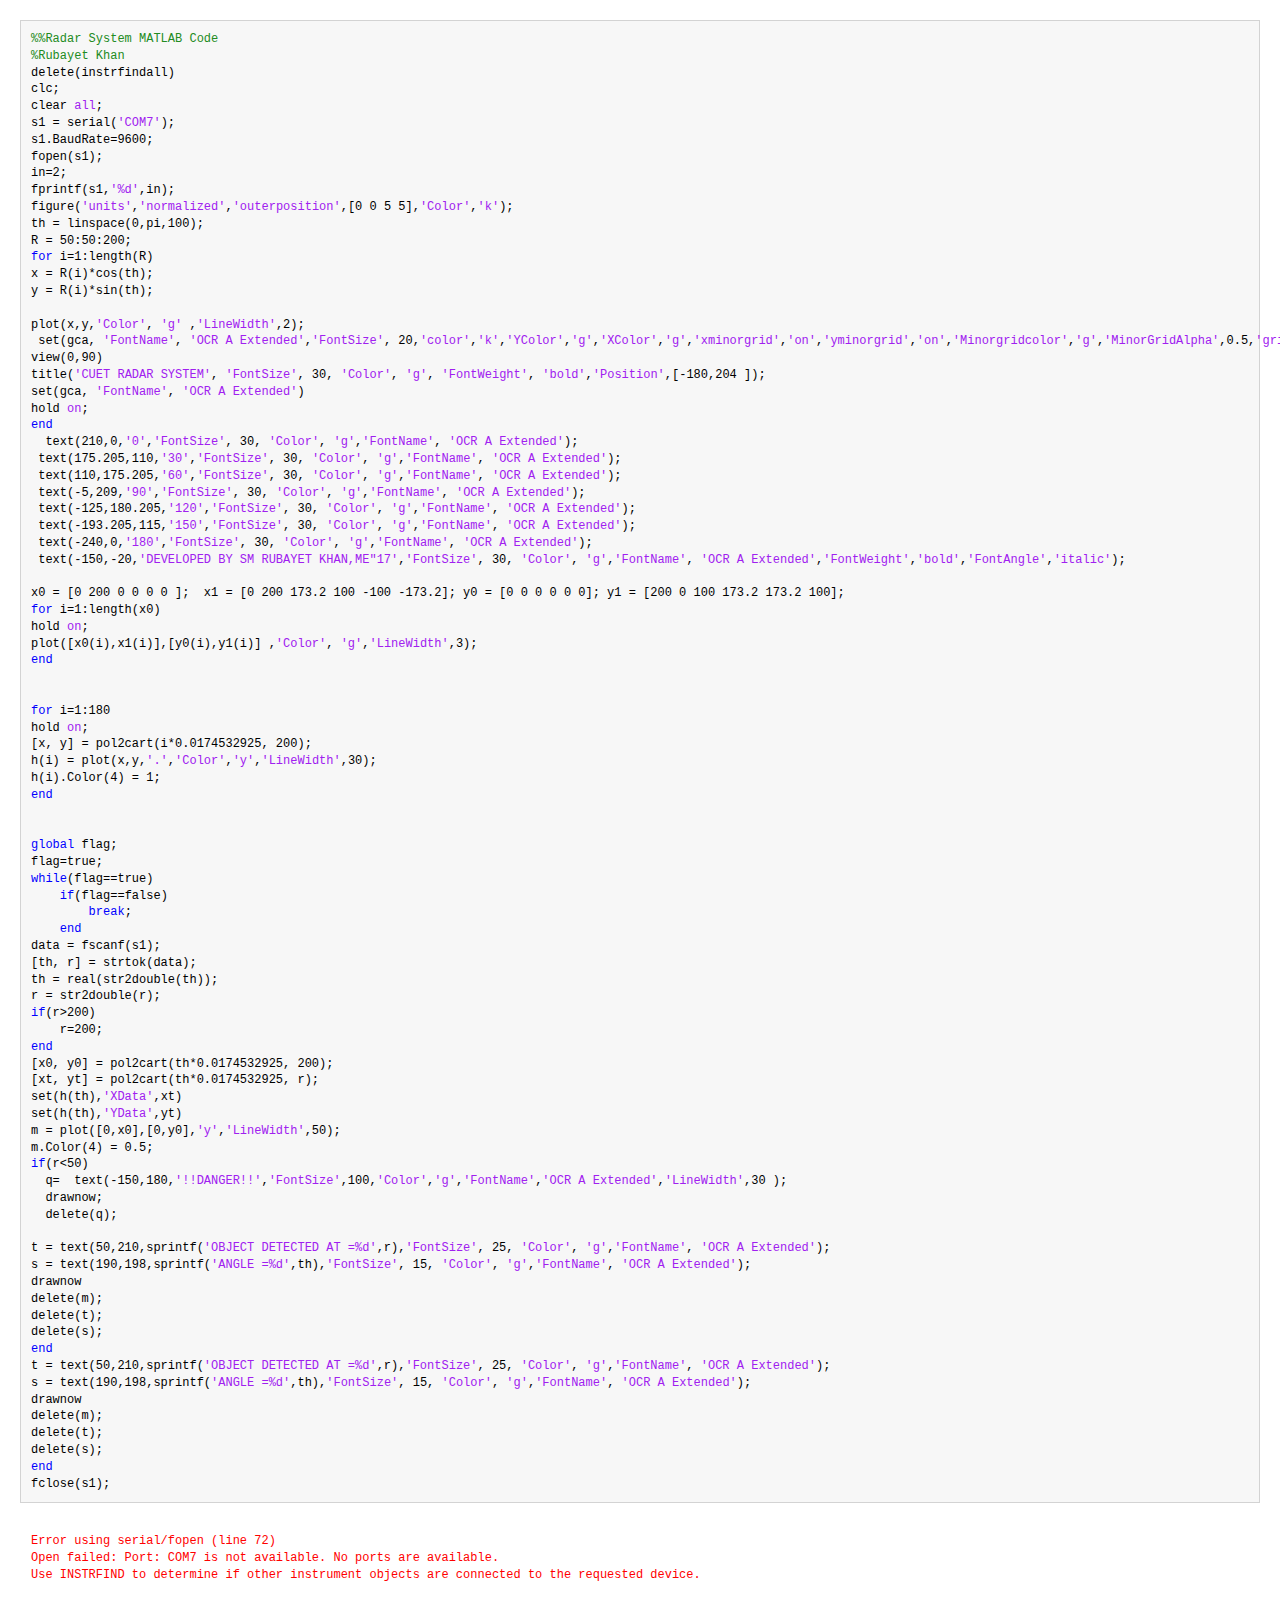
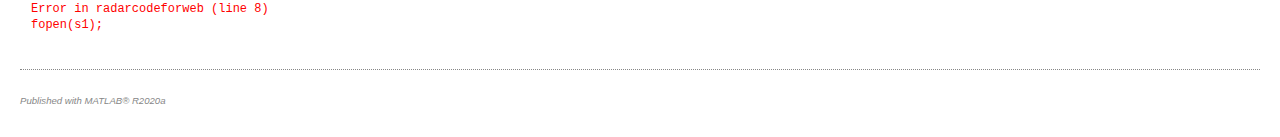
<file: radarcodeforweb.html>
<!DOCTYPE html
  PUBLIC "-//W3C//DTD HTML 4.01 Transitional//EN">
<html><head>
      <meta http-equiv="Content-Type" content="text/html; charset=utf-8">
   <!--
This HTML was auto-generated from MATLAB code.
To make changes, update the MATLAB code and republish this document.
      --><title>radarcodeforweb</title><meta name="generator" content="MATLAB 9.8"><link rel="schema.DC" href="http://purl.org/dc/elements/1.1/"><meta name="DC.date" content="2020-07-03"><meta name="DC.source" content="radarcodeforweb.m"><style type="text/css">
html,body,div,span,applet,object,iframe,h1,h2,h3,h4,h5,h6,p,blockquote,pre,a,abbr,acronym,address,big,cite,code,del,dfn,em,font,img,ins,kbd,q,s,samp,small,strike,strong,sub,sup,tt,var,b,u,i,center,dl,dt,dd,ol,ul,li,fieldset,form,label,legend,table,caption,tbody,tfoot,thead,tr,th,td{margin:0;padding:0;border:0;outline:0;font-size:100%;vertical-align:baseline;background:transparent}body{line-height:1}ol,ul{list-style:none}blockquote,q{quotes:none}blockquote:before,blockquote:after,q:before,q:after{content:'';content:none}:focus{outine:0}ins{text-decoration:none}del{text-decoration:line-through}table{border-collapse:collapse;border-spacing:0}

html { min-height:100%; margin-bottom:1px; }
html body { height:100%; margin:0px; font-family:Arial, Helvetica, sans-serif; font-size:10px; color:#000; line-height:140%; background:#fff none; overflow-y:scroll; }
html body td { vertical-align:top; text-align:left; }

h1 { padding:0px; margin:0px 0px 25px; font-family:Arial, Helvetica, sans-serif; font-size:1.5em; color:#d55000; line-height:100%; font-weight:normal; }
h2 { padding:0px; margin:0px 0px 8px; font-family:Arial, Helvetica, sans-serif; font-size:1.2em; color:#000; font-weight:bold; line-height:140%; border-bottom:1px solid #d6d4d4; display:block; }
h3 { padding:0px; margin:0px 0px 5px; font-family:Arial, Helvetica, sans-serif; font-size:1.1em; color:#000; font-weight:bold; line-height:140%; }

a { color:#005fce; text-decoration:none; }
a:hover { color:#005fce; text-decoration:underline; }
a:visited { color:#004aa0; text-decoration:none; }

p { padding:0px; margin:0px 0px 20px; }
img { padding:0px; margin:0px 0px 20px; border:none; }
p img, pre img, tt img, li img, h1 img, h2 img { margin-bottom:0px; }

ul { padding:0px; margin:0px 0px 20px 23px; list-style:square; }
ul li { padding:0px; margin:0px 0px 7px 0px; }
ul li ul { padding:5px 0px 0px; margin:0px 0px 7px 23px; }
ul li ol li { list-style:decimal; }
ol { padding:0px; margin:0px 0px 20px 0px; list-style:decimal; }
ol li { padding:0px; margin:0px 0px 7px 23px; list-style-type:decimal; }
ol li ol { padding:5px 0px 0px; margin:0px 0px 7px 0px; }
ol li ol li { list-style-type:lower-alpha; }
ol li ul { padding-top:7px; }
ol li ul li { list-style:square; }

.content { font-size:1.2em; line-height:140%; padding: 20px; }

pre, code { font-size:12px; }
tt { font-size: 1.2em; }
pre { margin:0px 0px 20px; }
pre.codeinput { padding:10px; border:1px solid #d3d3d3; background:#f7f7f7; }
pre.codeoutput { padding:10px 11px; margin:0px 0px 20px; color:#4c4c4c; }
pre.error { color:red; }

@media print { pre.codeinput, pre.codeoutput { word-wrap:break-word; width:100%; } }

span.keyword { color:#0000FF }
span.comment { color:#228B22 }
span.string { color:#A020F0 }
span.untermstring { color:#B20000 }
span.syscmd { color:#B28C00 }
span.typesection { color:#A0522D }

.footer { width:auto; padding:10px 0px; margin:25px 0px 0px; border-top:1px dotted #878787; font-size:0.8em; line-height:140%; font-style:italic; color:#878787; text-align:left; float:none; }
.footer p { margin:0px; }
.footer a { color:#878787; }
.footer a:hover { color:#878787; text-decoration:underline; }
.footer a:visited { color:#878787; }

table th { padding:7px 5px; text-align:left; vertical-align:middle; border: 1px solid #d6d4d4; font-weight:bold; }
table td { padding:7px 5px; text-align:left; vertical-align:top; border:1px solid #d6d4d4; }





  </style></head><body><div class="content"><pre class="codeinput"><span class="comment">%%Radar System MATLAB Code</span>
<span class="comment">%Rubayet Khan</span>
delete(instrfindall)
clc;
clear <span class="string">all</span>;
s1 = serial(<span class="string">'COM7'</span>);
s1.BaudRate=9600;
fopen(s1);
in=2;
fprintf(s1,<span class="string">'%d'</span>,in);
figure(<span class="string">'units'</span>,<span class="string">'normalized'</span>,<span class="string">'outerposition'</span>,[0 0 5 5],<span class="string">'Color'</span>,<span class="string">'k'</span>);
th = linspace(0,pi,100);
R = 50:50:200;
<span class="keyword">for</span> i=1:length(R)
x = R(i)*cos(th);
y = R(i)*sin(th);

plot(x,y,<span class="string">'Color'</span>, <span class="string">'g'</span> ,<span class="string">'LineWidth'</span>,2);
 set(gca, <span class="string">'FontName'</span>, <span class="string">'OCR A Extended'</span>,<span class="string">'FontSize'</span>, 20,<span class="string">'color'</span>,<span class="string">'k'</span>,<span class="string">'YColor'</span>,<span class="string">'g'</span>,<span class="string">'XColor'</span>,<span class="string">'g'</span>,<span class="string">'xminorgrid'</span>,<span class="string">'on'</span>,<span class="string">'yminorgrid'</span>,<span class="string">'on'</span>,<span class="string">'Minorgridcolor'</span>,<span class="string">'g'</span>,<span class="string">'MinorGridAlpha'</span>,0.5,<span class="string">'gridalpha'</span>,1,<span class="string">'gridcolor'</span>,<span class="string">'y'</span>);
view(0,90)
title(<span class="string">'CUET RADAR SYSTEM'</span>, <span class="string">'FontSize'</span>, 30, <span class="string">'Color'</span>, <span class="string">'g'</span>, <span class="string">'FontWeight'</span>, <span class="string">'bold'</span>,<span class="string">'Position'</span>,[-180,204 ]);
set(gca, <span class="string">'FontName'</span>, <span class="string">'OCR A Extended'</span>)
hold <span class="string">on</span>;
<span class="keyword">end</span>
  text(210,0,<span class="string">'0'</span>,<span class="string">'FontSize'</span>, 30, <span class="string">'Color'</span>, <span class="string">'g'</span>,<span class="string">'FontName'</span>, <span class="string">'OCR A Extended'</span>);
 text(175.205,110,<span class="string">'30'</span>,<span class="string">'FontSize'</span>, 30, <span class="string">'Color'</span>, <span class="string">'g'</span>,<span class="string">'FontName'</span>, <span class="string">'OCR A Extended'</span>);
 text(110,175.205,<span class="string">'60'</span>,<span class="string">'FontSize'</span>, 30, <span class="string">'Color'</span>, <span class="string">'g'</span>,<span class="string">'FontName'</span>, <span class="string">'OCR A Extended'</span>);
 text(-5,209,<span class="string">'90'</span>,<span class="string">'FontSize'</span>, 30, <span class="string">'Color'</span>, <span class="string">'g'</span>,<span class="string">'FontName'</span>, <span class="string">'OCR A Extended'</span>);
 text(-125,180.205,<span class="string">'120'</span>,<span class="string">'FontSize'</span>, 30, <span class="string">'Color'</span>, <span class="string">'g'</span>,<span class="string">'FontName'</span>, <span class="string">'OCR A Extended'</span>);
 text(-193.205,115,<span class="string">'150'</span>,<span class="string">'FontSize'</span>, 30, <span class="string">'Color'</span>, <span class="string">'g'</span>,<span class="string">'FontName'</span>, <span class="string">'OCR A Extended'</span>);
 text(-240,0,<span class="string">'180'</span>,<span class="string">'FontSize'</span>, 30, <span class="string">'Color'</span>, <span class="string">'g'</span>,<span class="string">'FontName'</span>, <span class="string">'OCR A Extended'</span>);
 text(-150,-20,<span class="string">'DEVELOPED BY SM RUBAYET KHAN,ME"17'</span>,<span class="string">'FontSize'</span>, 30, <span class="string">'Color'</span>, <span class="string">'g'</span>,<span class="string">'FontName'</span>, <span class="string">'OCR A Extended'</span>,<span class="string">'FontWeight'</span>,<span class="string">'bold'</span>,<span class="string">'FontAngle'</span>,<span class="string">'italic'</span>);

x0 = [0 200 0 0 0 0 ];  x1 = [0 200 173.2 100 -100 -173.2]; y0 = [0 0 0 0 0 0]; y1 = [200 0 100 173.2 173.2 100];
<span class="keyword">for</span> i=1:length(x0)
hold <span class="string">on</span>;
plot([x0(i),x1(i)],[y0(i),y1(i)] ,<span class="string">'Color'</span>, <span class="string">'g'</span>,<span class="string">'LineWidth'</span>,3);
<span class="keyword">end</span>


<span class="keyword">for</span> i=1:180
hold <span class="string">on</span>;
[x, y] = pol2cart(i*0.0174532925, 200);
h(i) = plot(x,y,<span class="string">'.'</span>,<span class="string">'Color'</span>,<span class="string">'y'</span>,<span class="string">'LineWidth'</span>,30);
h(i).Color(4) = 1;
<span class="keyword">end</span>


<span class="keyword">global</span> flag;
flag=true;
<span class="keyword">while</span>(flag==true)
    <span class="keyword">if</span>(flag==false)
        <span class="keyword">break</span>;
    <span class="keyword">end</span>
data = fscanf(s1);
[th, r] = strtok(data);
th = real(str2double(th));
r = str2double(r);
<span class="keyword">if</span>(r&gt;200)
    r=200;
<span class="keyword">end</span>
[x0, y0] = pol2cart(th*0.0174532925, 200);
[xt, yt] = pol2cart(th*0.0174532925, r);
set(h(th),<span class="string">'XData'</span>,xt)
set(h(th),<span class="string">'YData'</span>,yt)
m = plot([0,x0],[0,y0],<span class="string">'y'</span>,<span class="string">'LineWidth'</span>,50);
m.Color(4) = 0.5;
<span class="keyword">if</span>(r&lt;50)
  q=  text(-150,180,<span class="string">'!!DANGER!!'</span>,<span class="string">'FontSize'</span>,100,<span class="string">'Color'</span>,<span class="string">'g'</span>,<span class="string">'FontName'</span>,<span class="string">'OCR A Extended'</span>,<span class="string">'LineWidth'</span>,30 );
  drawnow;
  delete(q);

t = text(50,210,sprintf(<span class="string">'OBJECT DETECTED AT =%d'</span>,r),<span class="string">'FontSize'</span>, 25, <span class="string">'Color'</span>, <span class="string">'g'</span>,<span class="string">'FontName'</span>, <span class="string">'OCR A Extended'</span>);
s = text(190,198,sprintf(<span class="string">'ANGLE =%d'</span>,th),<span class="string">'FontSize'</span>, 15, <span class="string">'Color'</span>, <span class="string">'g'</span>,<span class="string">'FontName'</span>, <span class="string">'OCR A Extended'</span>);
drawnow
delete(m);
delete(t);
delete(s);
<span class="keyword">end</span>
t = text(50,210,sprintf(<span class="string">'OBJECT DETECTED AT =%d'</span>,r),<span class="string">'FontSize'</span>, 25, <span class="string">'Color'</span>, <span class="string">'g'</span>,<span class="string">'FontName'</span>, <span class="string">'OCR A Extended'</span>);
s = text(190,198,sprintf(<span class="string">'ANGLE =%d'</span>,th),<span class="string">'FontSize'</span>, 15, <span class="string">'Color'</span>, <span class="string">'g'</span>,<span class="string">'FontName'</span>, <span class="string">'OCR A Extended'</span>);
drawnow
delete(m);
delete(t);
delete(s);
<span class="keyword">end</span>
fclose(s1);
</pre><pre class="codeoutput error">Error using serial/fopen (line 72)
Open failed: Port: COM7 is not available. No ports are available.
Use INSTRFIND to determine if other instrument objects are connected to the requested device.

Error in radarcodeforweb (line 8)
fopen(s1);
</pre><p class="footer"><br><a href="https://www.mathworks.com/products/matlab/">Published with MATLAB&reg; R2020a</a><br></p></div><!--
##### SOURCE BEGIN #####
%%Radar System MATLAB Code
%Rubayet Khan
delete(instrfindall)
clc;
clear all;
s1 = serial('COM7');             
s1.BaudRate=9600;                               
fopen(s1);
in=2;
fprintf(s1,'%d',in);
figure('units','normalized','outerposition',[0 0 5 5],'Color','k');
th = linspace(0,pi,100);
R = 50:50:200;  
for i=1:length(R)
x = R(i)*cos(th);
y = R(i)*sin(th);

plot(x,y,'Color', 'g' ,'LineWidth',2);
 set(gca, 'FontName', 'OCR A Extended','FontSize', 20,'color','k','YColor','g','XColor','g','xminorgrid','on','yminorgrid','on','Minorgridcolor','g','MinorGridAlpha',0.5,'gridalpha',1,'gridcolor','y');
view(0,90)
title('CUET RADAR SYSTEM', 'FontSize', 30, 'Color', 'g', 'FontWeight', 'bold','Position',[-180,204 ]);
set(gca, 'FontName', 'OCR A Extended')
hold on;
end
  text(210,0,'0','FontSize', 30, 'Color', 'g','FontName', 'OCR A Extended');
 text(175.205,110,'30','FontSize', 30, 'Color', 'g','FontName', 'OCR A Extended');
 text(110,175.205,'60','FontSize', 30, 'Color', 'g','FontName', 'OCR A Extended');
 text(-5,209,'90','FontSize', 30, 'Color', 'g','FontName', 'OCR A Extended');
 text(-125,180.205,'120','FontSize', 30, 'Color', 'g','FontName', 'OCR A Extended');
 text(-193.205,115,'150','FontSize', 30, 'Color', 'g','FontName', 'OCR A Extended');
 text(-240,0,'180','FontSize', 30, 'Color', 'g','FontName', 'OCR A Extended');
 text(-150,-20,'DEVELOPED BY SM RUBAYET KHAN,ME"17','FontSize', 30, 'Color', 'g','FontName', 'OCR A Extended','FontWeight','bold','FontAngle','italic');

x0 = [0 200 0 0 0 0 ];  x1 = [0 200 173.2 100 -100 -173.2]; y0 = [0 0 0 0 0 0]; y1 = [200 0 100 173.2 173.2 100];
for i=1:length(x0)
hold on;
plot([x0(i),x1(i)],[y0(i),y1(i)] ,'Color', 'g','LineWidth',3);
end


for i=1:180 
hold on;
[x, y] = pol2cart(i*0.0174532925, 200);
h(i) = plot(x,y,'.','Color','y','LineWidth',30);
h(i).Color(4) = 1;
end


global flag;
flag=true;
while(flag==true)
    if(flag==false)
        break;
    end
data = fscanf(s1);
[th, r] = strtok(data);
th = real(str2double(th));
r = str2double(r);
if(r>200)
    r=200;
end
[x0, y0] = pol2cart(th*0.0174532925, 200);
[xt, yt] = pol2cart(th*0.0174532925, r);
set(h(th),'XData',xt)
set(h(th),'YData',yt)
m = plot([0,x0],[0,y0],'y','LineWidth',50);
m.Color(4) = 0.5;
if(r<50)
  q=  text(-150,180,'!!DANGER!!','FontSize',100,'Color','g','FontName','OCR A Extended','LineWidth',30 );
  drawnow;
  delete(q);
 
t = text(50,210,sprintf('OBJECT DETECTED AT =%d',r),'FontSize', 25, 'Color', 'g','FontName', 'OCR A Extended');
s = text(190,198,sprintf('ANGLE =%d',th),'FontSize', 15, 'Color', 'g','FontName', 'OCR A Extended');
drawnow
delete(m);
delete(t);
delete(s);
end
t = text(50,210,sprintf('OBJECT DETECTED AT =%d',r),'FontSize', 25, 'Color', 'g','FontName', 'OCR A Extended');
s = text(190,198,sprintf('ANGLE =%d',th),'FontSize', 15, 'Color', 'g','FontName', 'OCR A Extended');
drawnow
delete(m);
delete(t);
delete(s);
end
fclose(s1);

##### SOURCE END #####
--></body></html>
</file>
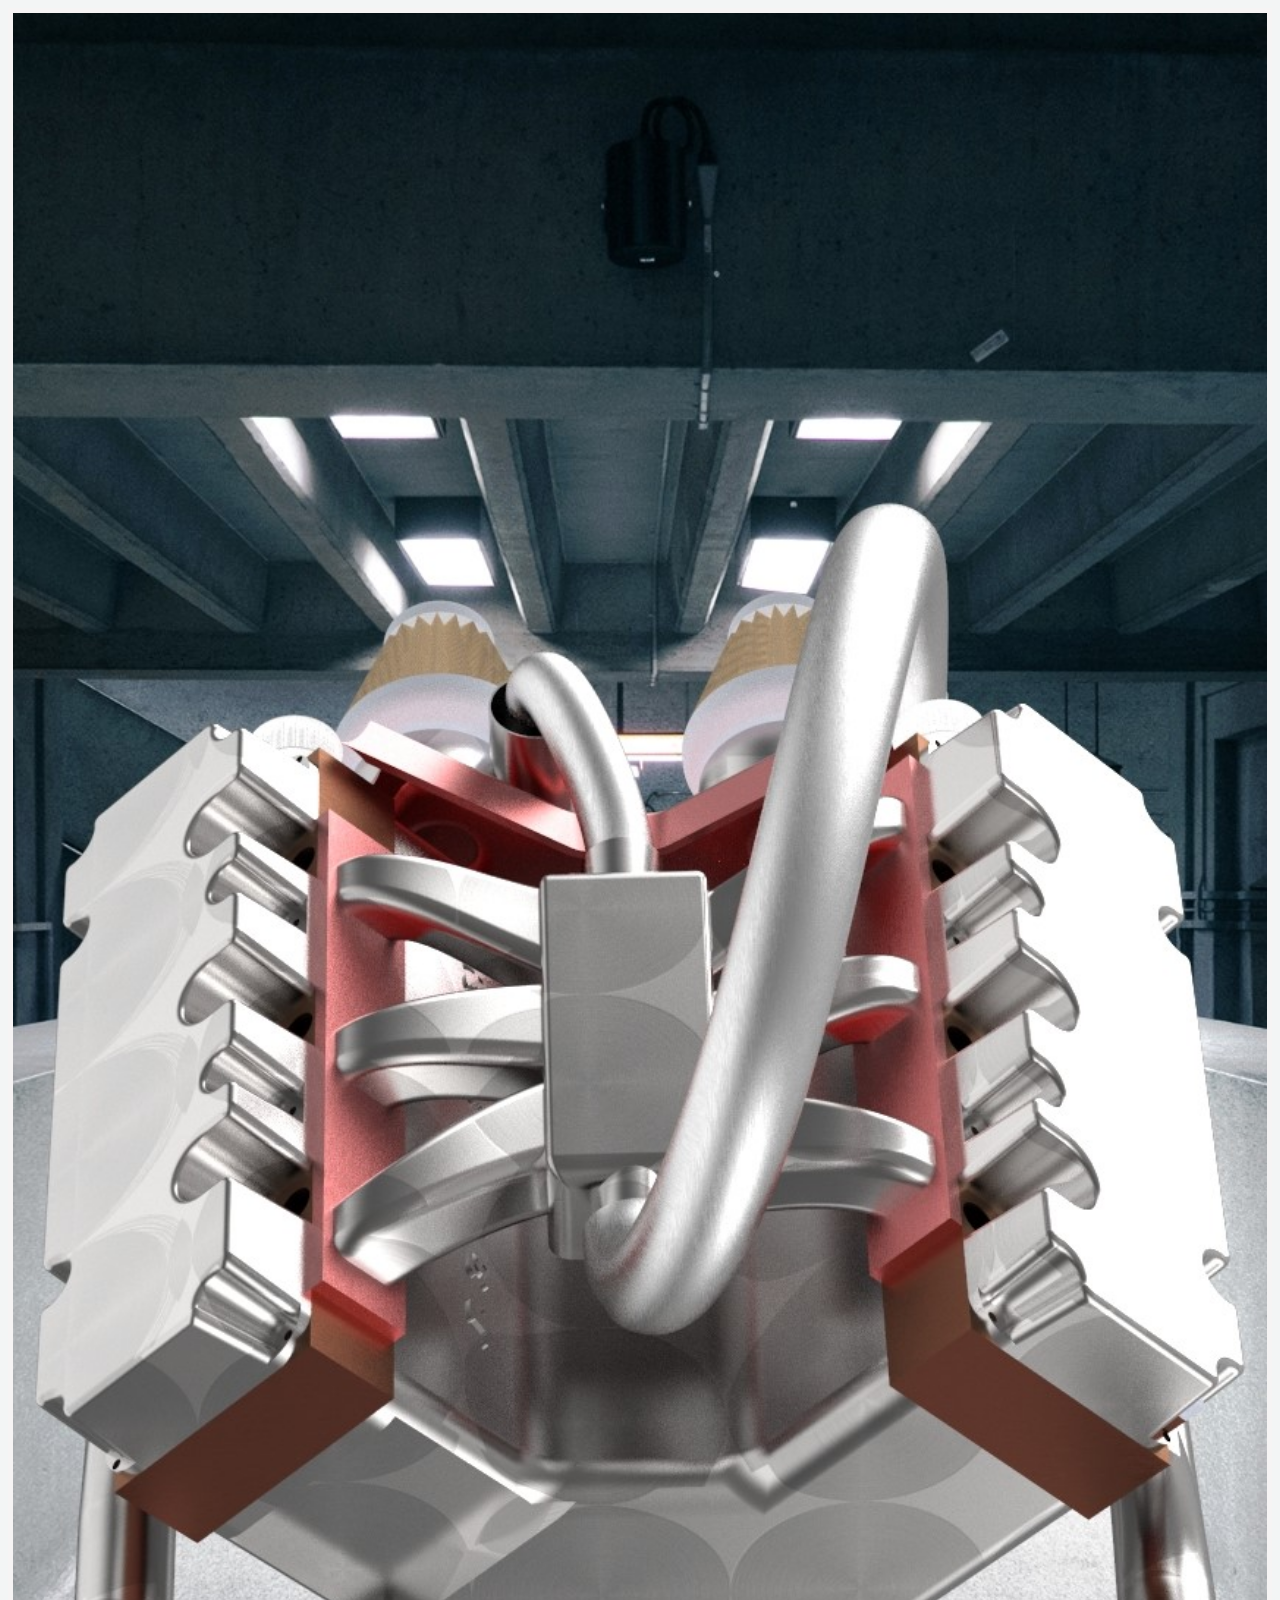
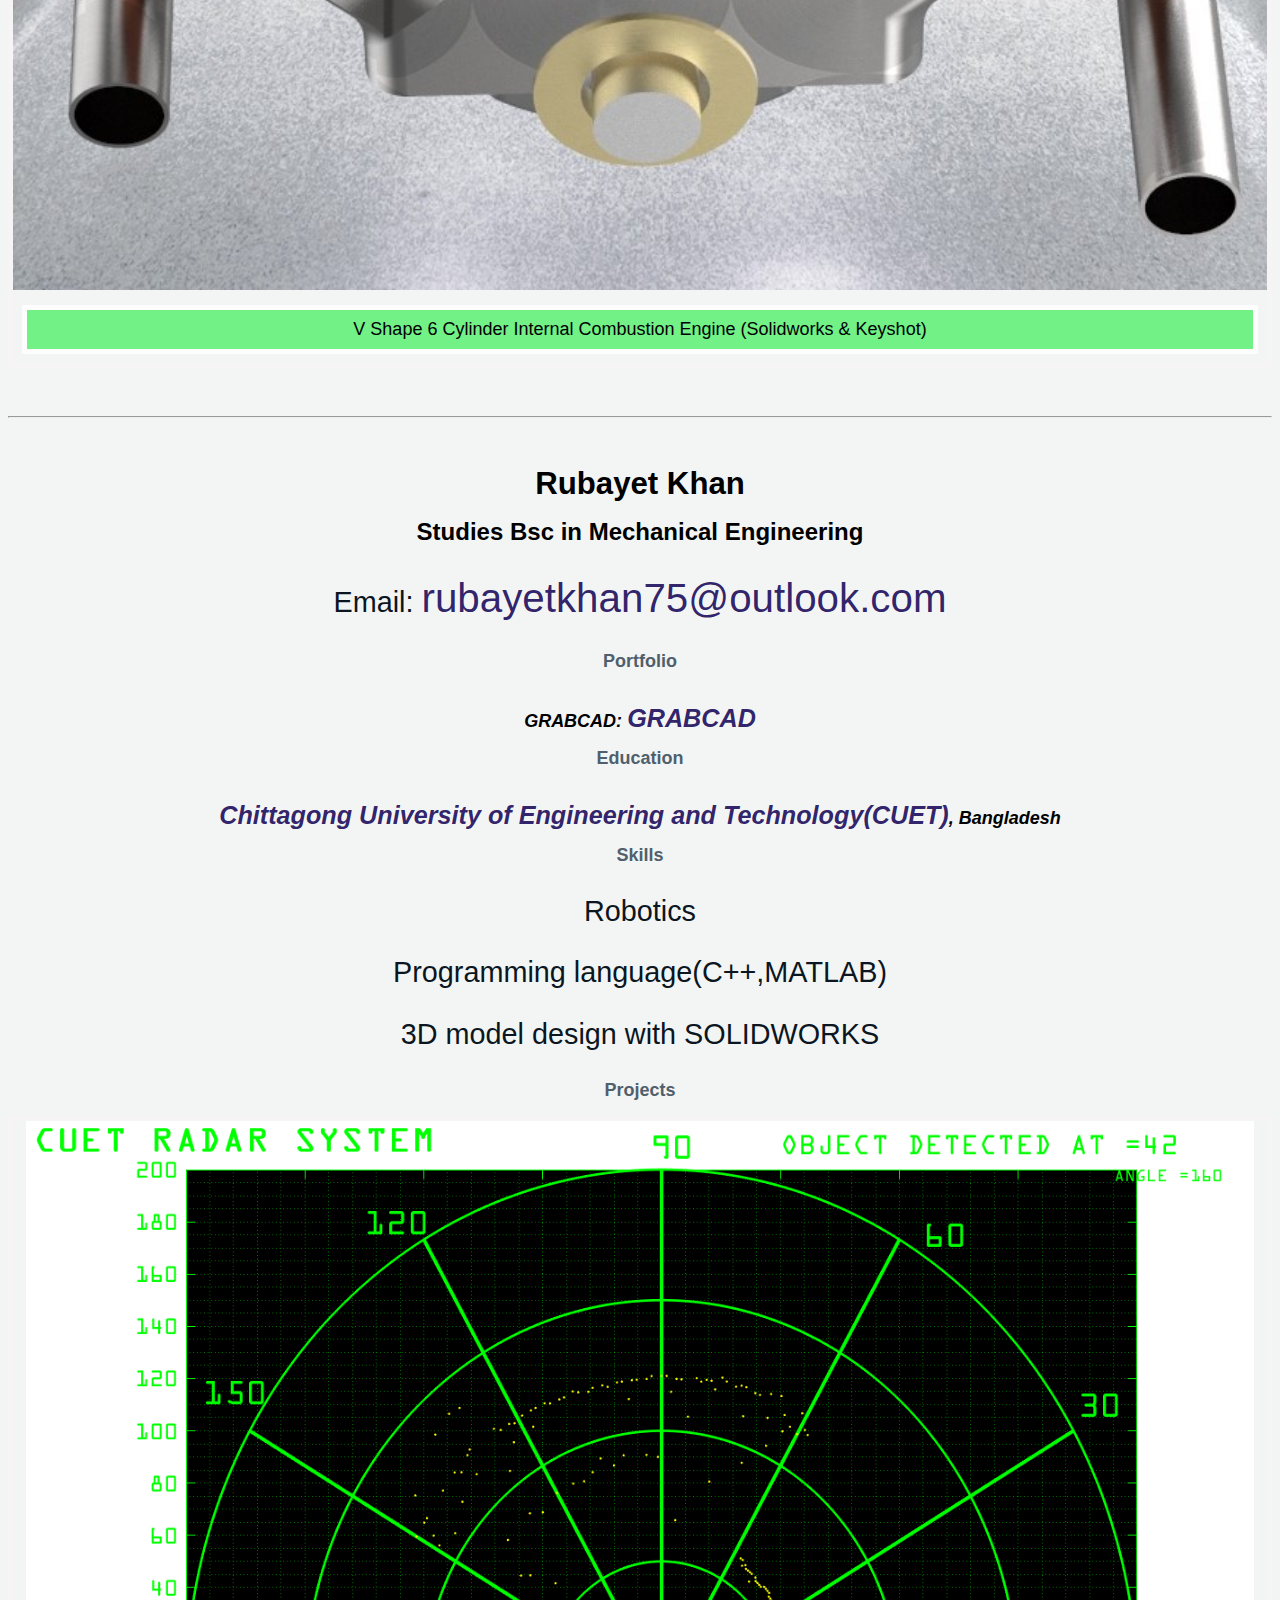
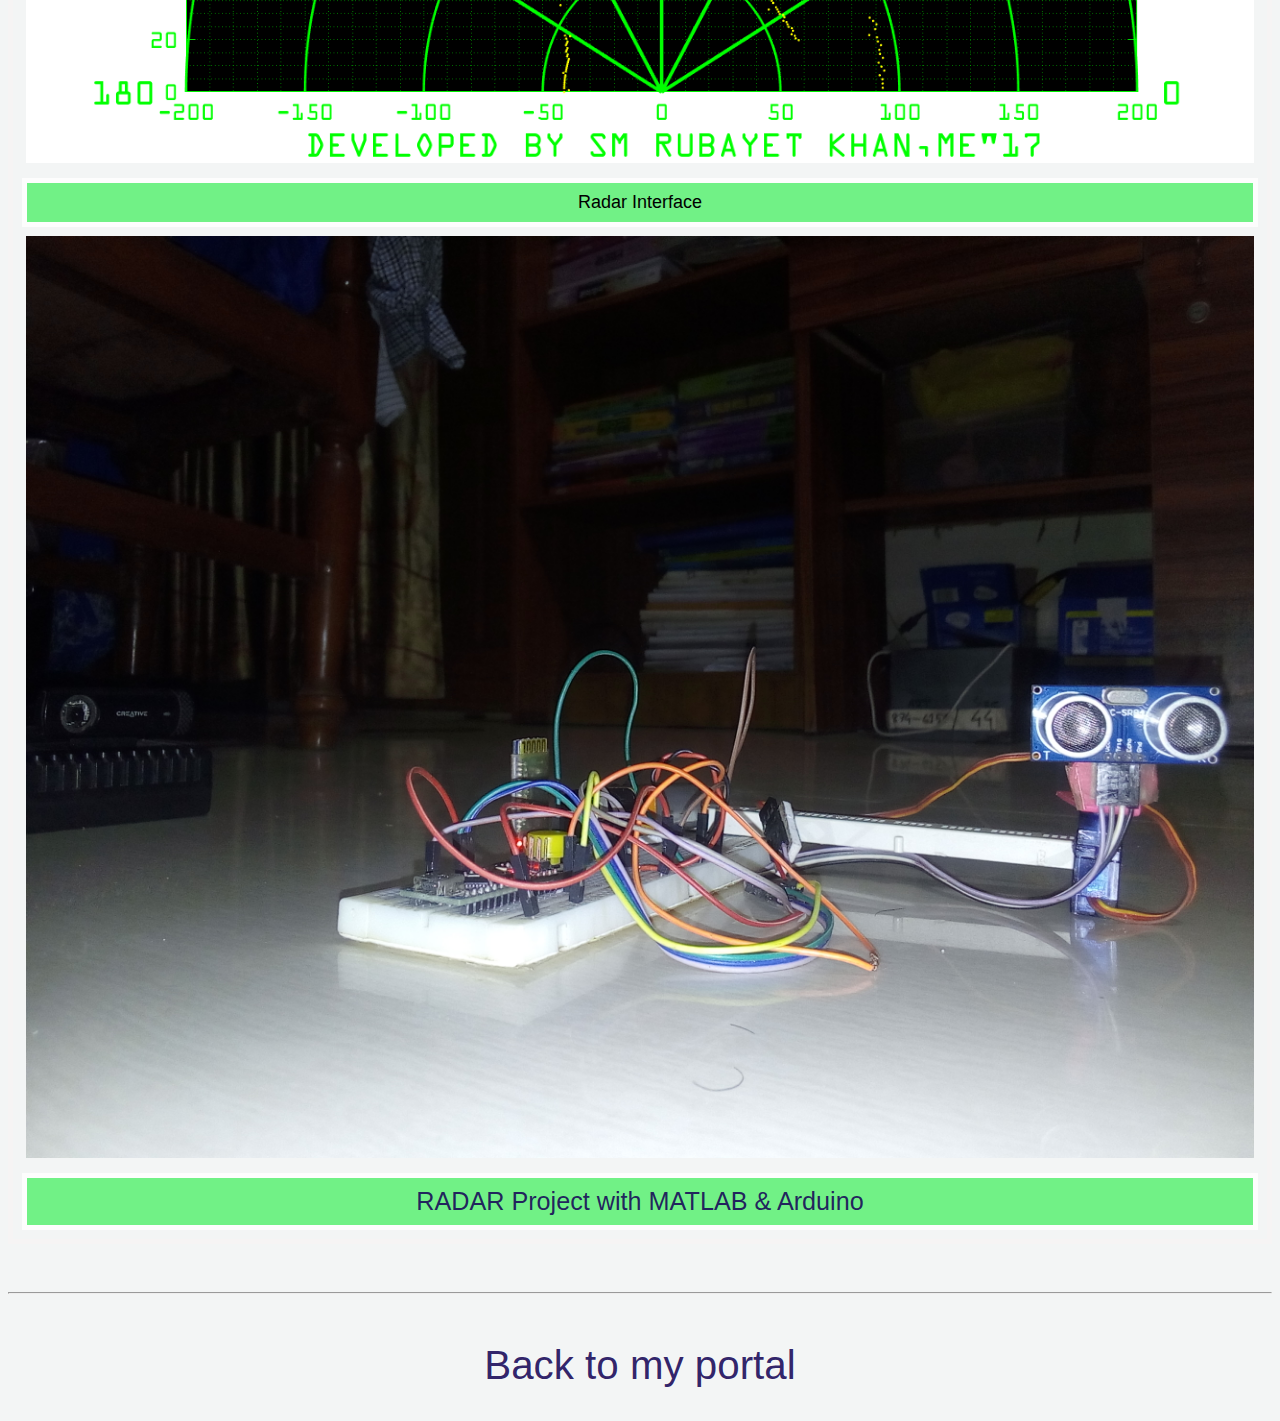
<file: resume.html>
<!doctype html>

<!-- this is a comment for human! -->

<html lang="en">

  <header>
    <title>Rubayet Khan's Resume</title>
    <link rel="stylesheet" href="css/master.css">
    <link rel="FaviconIcon" href="favicon.ico" type="image/x-icon">
    <link rel="shortcut icon" href="favicon.ico" type="image/x-icon">
    <meta name="viewport" content="width=device-width, initial-scale=1, shrink-to-fit=no">
    <meta name="viewport" content="width=device-width, initial-scale=1" /> 
    <meta name="name" content="Rubayet Khan's Resume">
    <!-- remove the following line after you are happy with your Website
         so that search engines will index it! -->
         
         <figure><img src="images\ic engrendr.jpg" alt="banner" width="100%" height="95%">
          <figcaption>V Shape 6 Cylinder Internal Combustion Engine (Solidworks & Keyshot)</figcaption></figure>
        </header>

  <body>
    <hr>

   
    <h1>Rubayet Khan</h1>
    <h4>Studies Bsc in Mechanical Engineering</h4>

    <p>Email: <a href="mailto:rubayetkhan75@outlook.com" target="_blank">rubayetkhan75@outlook.com</a></p>
    <!-- don't post physical address, personal phone number or other personal information on the web! -->

    <h2>Portfolio</h2>
      <h3>GRABCAD: <a href="https://grabcad.com/rubayet.khan-1" target="_blank">GRABCAD</a></h3>

    <h2>Education</h2>

    <h3><a href="https://www.cuet.ac.bd/>">Chittagong University of Engineering and Technology(CUET)</a>, Bangladesh</h3>

    <h2>Skills</h2>
<p>Robotics </p>
<p>Programming language(C++,MATLAB)</p>
<p>3D model design with SOLIDWORKS</p>

<h2>Projects</h2>
<figure><img src="images\radarpic1.png" alt="banner" width="98%" >
  <figcaption>Radar Interface</figcaption>
        <img src="images\radar pic1.jpg" alt="banner" width="98%">
<figcaption><a href="https://drive.google.com/file/d/1T1jCpNXGEKHPrAsEKUodCgSgRzipmfTm/view?usp=sharing">RADAR Project with MATLAB & Arduino</a></figcaption>
</figure>
  </body>

  <footer>
  <hr>
  <p><a href="index.html">Back to my portal</a><p>
  </footer>
</html>
</file>
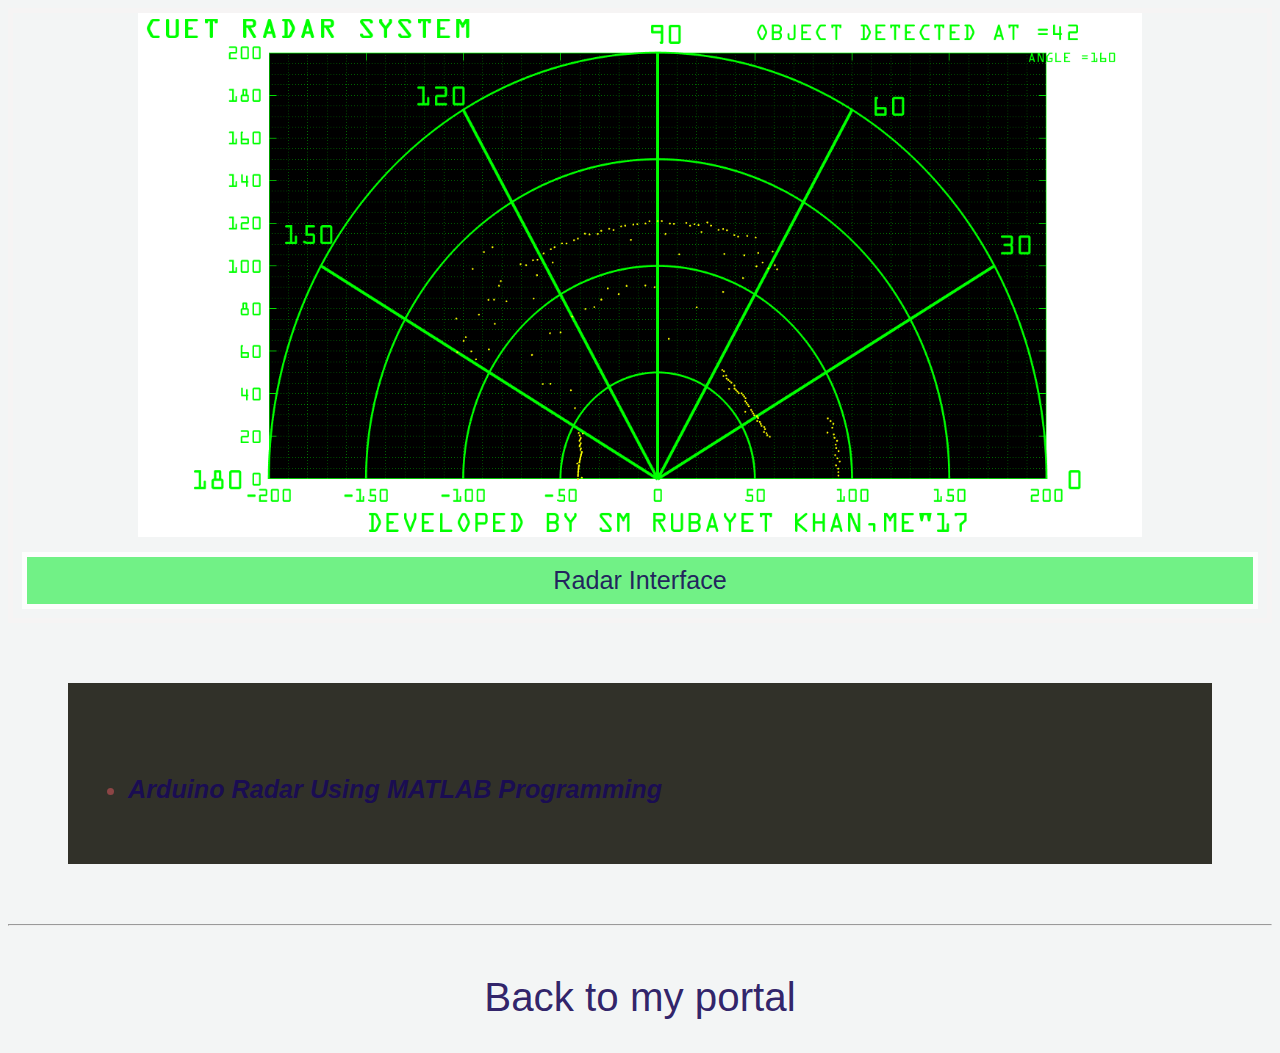
<file: Tutorials.html>
<!doctype html>

<!-- this is a comment for human! -->

<html lang="en">

<header>
<!-- change the name to yours! -->
<title> Tutorials </title>
<!-- link to the master cascading stylesheet -->
<link rel="stylesheet" href="css/master.css">
<link rel="FaviconIcon" href="favicon.ico" type="image/x-icon">
<link rel="shortcut icon" href="favicon.ico" type="image/x-icon">
<meta name="viewport" content="width=device-width, initial-scale=1, shrink-to-fit=no">
<meta name="name" content="Tutorials">
<!-- remove the following line after you are happy with your Website
     so that search engines will index it! -->

</header>
<body>
  <figure><img src="images\radarpic1.png" alt="banner" width="80%">
    <figcaption><a href="https://www.youtube.com/watch?v=TF2hu6bmP5Q">Radar Interface</a></figcaption>
  </figure>
  <ul>
  <li><h3><a href="RadarbyMatlab.html">Arduino Radar Using MATLAB Programming</h3></a></li>

</ul>

</body>
<footer>
<hr>
<p><a href="index.html">Back to my portal</a><p>
</footer>

</html>
</file>
<file: css/master.css>
/* Cascading stylesheet for the website */

/* Text inside these asterisks and slashes are comments for human */

  a {
    color: rgba(23, 8, 88, 0.897); /* set the text color to blue here */
    text-decoration: none; /* This means we do not want hyperlinks to be underlined */
    font-style: Comic Sans MS;
    font-size: 140%;
  }
  

  a:hover {
    color: rgb(89, 243, 0); /* set the text color to red here */
    text-decoration: none; /* This means we do not want hyperlinks to be underlined */
  }

  body {
    background-color: rgb(241 244 244 / 89%); /* set the background color here */
    color: #2e0c09c9); /* set the text color to black here */
    font-family: Comic Sans MS, Helvetica, sans-serif;  /* set the font here */
    text-align: center; /* set the text alignment here */
    font-size: 150%;
   }

  footer {
    margin-top: 2rem;
    margin-bottom: 2rem;
  }

  h1 {
    margin-bottom: 1rem;
    margin-top: 2rem;
    font-style: Comic Sans MS;
    font-size: 130%;
   }

  h2 {
    color: #515f6c; /* set the text color of to #075AAB here */
    /* set both the bottom margin and top margin to 2.5rem here */
    margin-bottom: 2 rem;
    margin-top: 2 rem;
    font-style: Comic Sans MS;
    font-size: large;}
    p {
      color: #0b1621; /* set the text color of to #075AAB here */
      /* set both the bottom margin and top margin to 2.5rem here */
      margin-bottom: 2 rem;
      margin-top: 2 rem;
      font-style: Comic Sans MS;
      font-size:larger;}
  h3 {
    margin-bottom: 0;
    margin-top: 2rem;
    font-style:italic;
    font-size: large;
  }

  h4 {
    margin-bottom: 1rem;
    margin-top: 0.5rem;
  }

  h5 {
    margin-top: 0.5rem;
  }

  hr {
    margin-bottom: 3rem;
    margin-top: 3rem;
  }
  figure {
  border: 5px #f6f4f4 solid;
  margin: 0em;
  padding: 0em;
}

figcaption {
  background-color: rgb(111 241 133 / 99%);
  color: #4545ac6b3;
  font-style: Comic Sans MS;
  font-size: large;
  border: 5px #fdfdfd solid;
 margin: .5em;
 padding: .5em;
  text-align: center;
}
ul{
  background-color: rgb(49, 49, 41); /* set the background color here */
  color: rgb(140 69 69); /* set the text color to black here */
  font-family: Comic Sans MS, sans-serif;  /* set the font here */
  text-align: left;
  margin: 2.5em;
  padding: 2.5em; /* set the text alignment here */
}
  /* this controls how the bullet points in the resume page looks */
</file>
